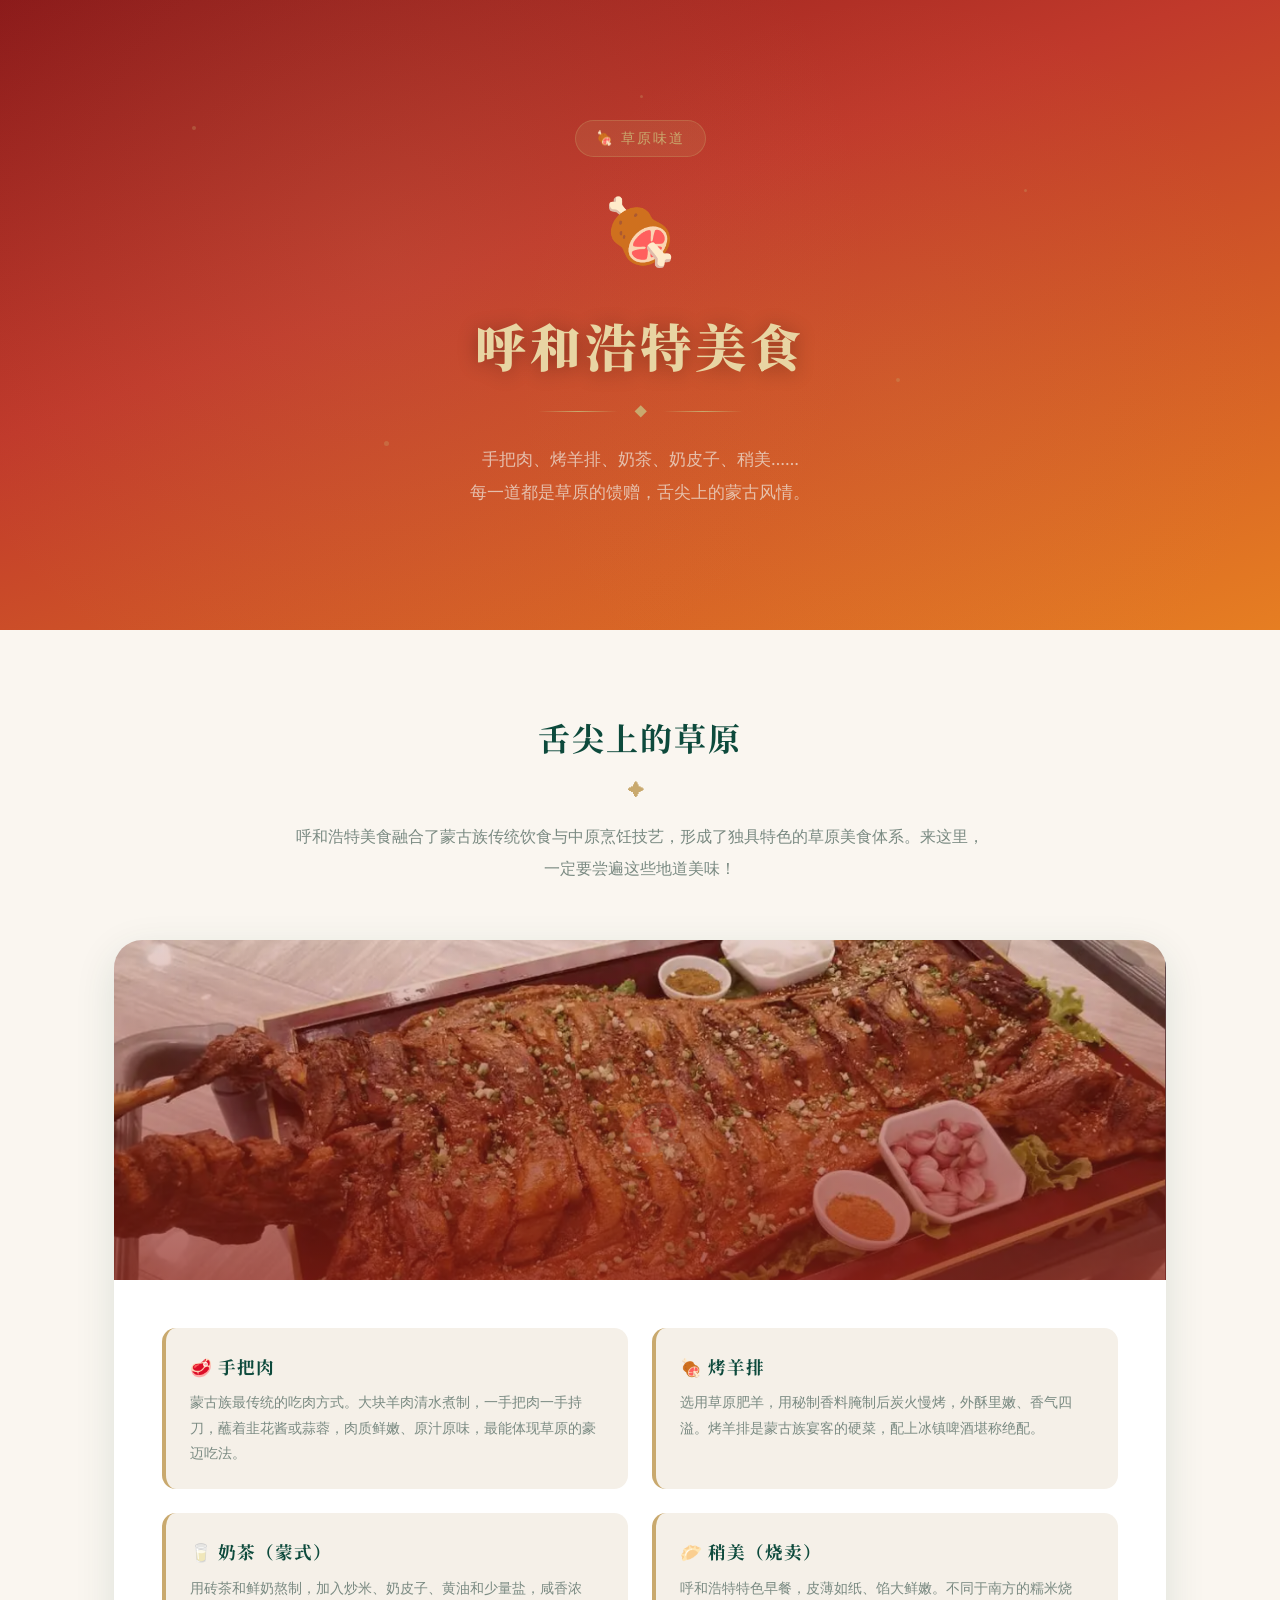
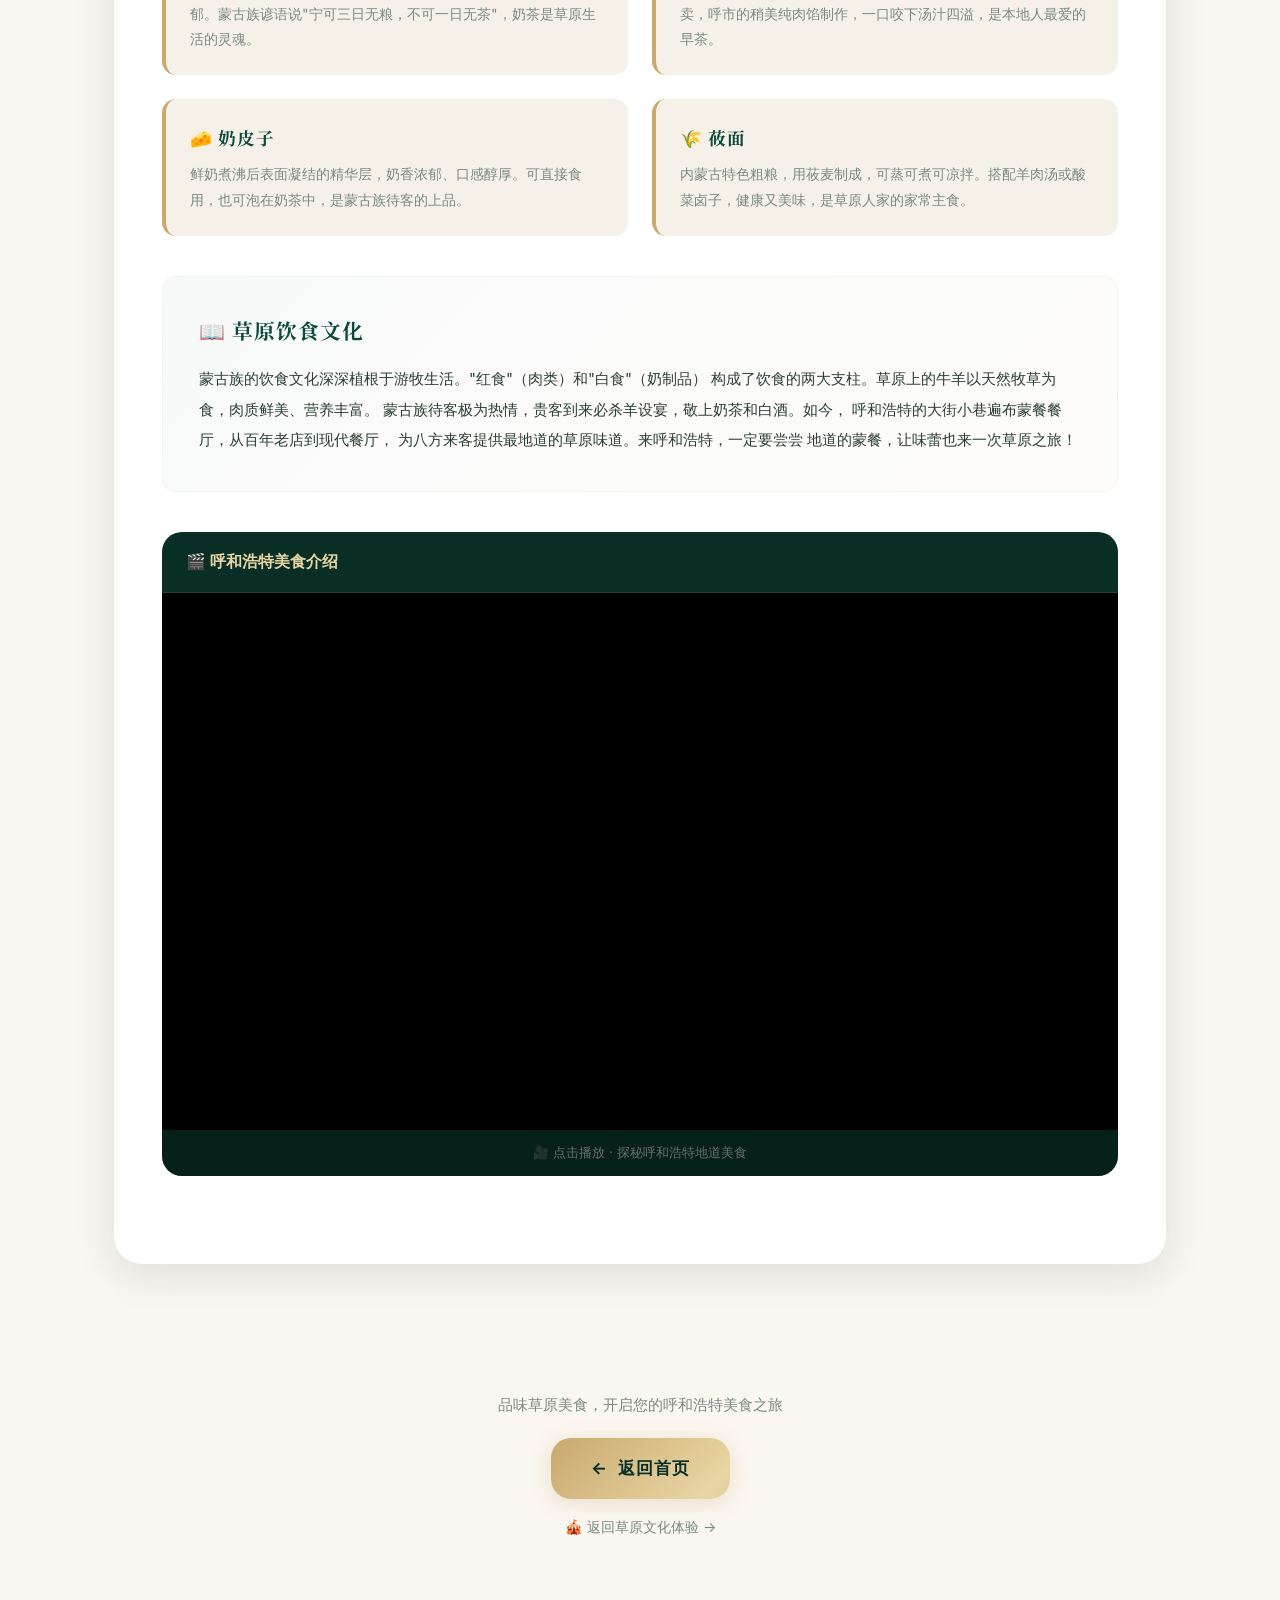
<file: food.html>
<!DOCTYPE html>
<html lang="zh-CN">
<head>
  <meta charset="UTF-8">
  <meta name="viewport" content="width=device-width, initial-scale=1.0">
  <meta name="description" content="呼和浩特美食 — 手把肉、烤羊排、奶茶、稍美，舌尖上的草原">
  <meta name="keywords" content="呼和浩特美食, 手把肉, 奶茶, 稍美, 烤羊排, 蒙餐, 草原美食">
  <meta property="og:title" content="呼和浩特美食 · 草原文化体验">
  <meta property="og:description" content="品尝草原的馈赠——手把肉、烤羊排、奶茶、奶皮子，每一道都是草原的味道">
  <title>呼和浩特美食 · 草原文化体验</title>

  <link rel="preconnect" href="https://fonts.googleapis.com">
  <link rel="preconnect" href="https://fonts.gstatic.com" crossorigin>
  <link href="https://fonts.googleapis.com/css2?family=Inter:wght@300;400;500;600;700&family=Noto+Serif+SC:wght@500;600;700;900&display=swap" rel="stylesheet">
  <link rel="stylesheet" href="css/reset.css">

  <style>
    :root {
      --primary: #0d4a3c; --primary-dark: #082e25; --primary-light: #1a7a62;
      --accent: #c9a96e; --accent-light: #e8d5a3; --accent-dark: #b8914b;
      --gold-gradient: linear-gradient(135deg, #c9a96e, #e8d5a3, #c9a96e);
      --bg-dark: #082e25; --bg-ivory: #faf6f0; --bg-light: #f5f0e8;
      --text-dark: #2c3e35; --text-muted: #7a8a82;
      --shadow-lg: 0 12px 40px rgba(13,74,60,0.12);
      --radius-sm: 8px; --radius-md: 14px; --radius-lg: 20px; --radius-xl: 28px;
      --transition: all 0.35s cubic-bezier(0.4,0,0.2,1);
      --font-heading: 'Noto Serif SC','Georgia','Times New Roman',serif;
      --font-body: 'Inter',-apple-system,'PingFang SC','Microsoft YaHei',sans-serif;
    }
    * { margin: 0; padding: 0; box-sizing: border-box; }
    body { font-family: var(--font-body); color: var(--text-dark); line-height: 1.7; }

    .hero {
      min-height: 70vh; display: flex; align-items: center; justify-content: center;
      background: linear-gradient(160deg, #8b1a1a 0%, #c0392b 40%, #e67e22 100%);
      position: relative; overflow: hidden;
    }
    .hero::before {
      content: ""; position: absolute; inset: 0;
      background-image: radial-gradient(circle at 30% 40%, rgba(201,169,110,0.1) 0%, transparent 50%),
        radial-gradient(circle at 70% 60%, rgba(201,169,110,0.06) 0%, transparent 40%);
      pointer-events: none;
    }
    .hero-particles { position: absolute; inset: 0; overflow: hidden; pointer-events: none; }
    .hero-particles span {
      position: absolute; width: var(--s,4px); height: var(--s,4px);
      background: var(--accent); border-radius: 50%; opacity: 0.3;
      animation: float 8s ease-in-out infinite;
      animation-delay: var(--d,0s); left: var(--x,50%); top: var(--y,50%);
    }
    @keyframes float {
      0%,100% { transform: translateY(0) scale(1); opacity: 0.2; }
      50% { transform: translateY(-30px) scale(1.5); opacity: 0.5; }
    }
    .hero-content {
      position: relative; z-index: 2; text-align: center;
      padding: 40px 24px; max-width: 800px;
      opacity: 0; transform: translateY(30px);
      animation: fadeInUp 0.8s cubic-bezier(0.34,1.56,0.64,1) forwards;
    }
    @keyframes fadeInUp { to { opacity: 1; transform: translateY(0); } }
    .hero-badge {
      display: inline-block; background: rgba(201,169,110,0.15);
      border: 1px solid rgba(201,169,110,0.3); color: var(--accent);
      padding: 6px 20px; border-radius: 20px; font-size: 0.85rem;
      letter-spacing: 2px; margin-bottom: 20px; backdrop-filter: blur(8px);
    }
    .hero-icon {
      font-size: 4rem; margin-bottom: 16px;
      animation: iconBounce 2s ease-in-out infinite;
    }
    @keyframes iconBounce {
      0%,100% { transform: translateY(0); }
      50% { transform: translateY(-10px); }
    }
    .hero h1 {
      font-family: var(--font-heading); font-size: 3.2rem; font-weight: 900;
      color: var(--accent-light); margin-bottom: 12px; letter-spacing: 4px;
      text-shadow: 0 2px 20px rgba(0,0,0,0.3);
    }
    .hero-divider {
      display: flex; align-items: center; justify-content: center; gap: 16px; margin-bottom: 20px;
    }
    .hero-divider .line { width: 80px; height: 1px; background: linear-gradient(90deg, transparent, var(--accent), transparent); }
    .hero-divider .diamond { color: var(--accent); font-size: 0.8rem; }
    .hero p { color: rgba(240,235,227,0.7); font-size: 1.05rem; max-width: 600px; margin: 0 auto; line-height: 2; }

    .container { max-width: 1100px; margin: 0 auto; padding: 0 24px; }
    .main-content { padding: 80px 0; background: var(--bg-ivory); }

    .intro-block { text-align: center; margin-bottom: 56px; }
    .intro-block h2 {
      font-family: var(--font-heading); font-size: 2rem; color: var(--primary);
      margin-bottom: 16px; letter-spacing: 2px;
    }
    .intro-block h2::after {
      content: "✦"; display: block; font-size: 1rem; color: var(--accent); margin-top: 12px; letter-spacing: 8px;
    }
    .intro-block p { color: var(--text-muted); max-width: 700px; margin: 0 auto; font-size: 1rem; line-height: 2; }

    .detail-card {
      background: white; border-radius: var(--radius-xl); overflow: hidden;
      box-shadow: var(--shadow-lg); transition: var(--transition);
    }
    .detail-card:hover { transform: translateY(-4px); box-shadow: 0 25px 60px rgba(13,74,60,0.15); }
    .detail-card .banner {
      height: 340px; position: relative; overflow: hidden;
    }
    .detail-card .banner img {
      width: 100%; height: 100%; object-fit: cover;
    }
    .detail-card .banner .overlay {
      position: absolute; inset: 0;
      background: linear-gradient(to bottom, rgba(140,30,20,0.2), rgba(140,30,20,0.7));
    }
    .detail-card .banner .big-icon {
      position: absolute; top: 50%; left: 50%; transform: translate(-50%,-50%);
      font-size: 6rem; opacity: 0.15;
    }
    .image-grid {
      display: grid; grid-template-columns: repeat(3, 1fr); gap: 16px; margin-bottom: 40px;
    }
    .image-grid img {
      width: 100%; height: 180px; object-fit: cover; border-radius: var(--radius-md);
      transition: var(--transition); box-shadow: var(--shadow-lg);
    }
    .image-grid img:hover { transform: translateY(-6px); box-shadow: 0 20px 40px rgba(13,74,60,0.15); }
    .detail-body { padding: 48px; }

    .food-grid {
      display: grid; grid-template-columns: 1fr 1fr; gap: 24px; margin-bottom: 40px;
    }
    .food-item {
      background: var(--bg-light); padding: 24px; border-radius: var(--radius-md);
      border-left: 4px solid var(--accent); transition: var(--transition);
    }
    .food-item:hover { transform: translateX(4px); box-shadow: var(--shadow-lg); }
    .food-item h3 {
      font-family: var(--font-heading); color: var(--primary); font-size: 1.1rem;
      margin-bottom: 8px; letter-spacing: 1px;
    }
    .food-item p { color: var(--text-muted); font-size: 0.88rem; line-height: 1.8; }

    .desc-section {
      padding: 36px; background: linear-gradient(135deg, rgba(13,74,60,0.03), rgba(201,169,110,0.03));
      border-radius: var(--radius-md); border: 1px solid rgba(201,169,110,0.1); margin-bottom: 40px;
    }
    .desc-section h3 {
      font-family: var(--font-heading); color: var(--primary); font-size: 1.3rem;
      margin-bottom: 16px; letter-spacing: 1px;
    }
    .desc-section p { color: var(--text-dark); line-height: 2; font-size: 0.95rem; }

    .video-box {
      background: var(--bg-dark); border-radius: var(--radius-lg); overflow: hidden; margin-bottom: 40px;
    }
    .video-box .video-header {
      padding: 16px 24px; border-bottom: 1px solid rgba(255,255,255,0.1);
      display: flex; justify-content: space-between; align-items: center;
    }
    .video-box .video-header span { color: var(--accent-light); font-weight: 600; }
    .video-box .video-wrapper {
      position: relative; padding-bottom: 56.25%; height: 0; background: #000;
    }
    .video-box .video-wrapper iframe {
      position: absolute; top: 0; left: 0; width: 100%; height: 100%; border: none;
    }
    .video-box .video-footer {
      padding: 12px 24px; background: rgba(0,0,0,0.3); text-align: center;
    }
    .video-box .video-footer p { color: rgba(240,235,227,0.4); font-size: 0.8rem; }

    .back-section { text-align: center; padding: 48px 0 80px; background: var(--bg-ivory); }
    .back-btn {
      display: inline-flex; align-items: center; gap: 10px;
      padding: 16px 40px; background: var(--gold-gradient); background-size: 200% 100%;
      color: var(--bg-dark); border: none; border-radius: var(--radius-lg);
      font-size: 1.05rem; font-weight: 700; cursor: pointer;
      transition: var(--transition); letter-spacing: 1px; text-decoration: none;
      box-shadow: 0 4px 20px rgba(201,169,110,0.3);
    }
    .back-btn:hover {
      background-position: right center; transform: translateY(-3px);
      box-shadow: 0 8px 30px rgba(201,169,110,0.5);
    }
    .back-link {
      display: inline-block; margin-top: 16px; color: var(--text-muted);
      font-size: 0.88rem; text-decoration: none; transition: var(--transition);
    }
    .back-link:hover { color: var(--accent-dark); }

    @media (max-width: 768px) {
      .hero h1 { font-size: 2rem; }
      .hero-icon { font-size: 3rem; }
      .food-grid { grid-template-columns: 1fr; }
      .detail-body { padding: 28px 20px; }
      .detail-card .banner { height: 220px; }
    }
  </style>
</head>
<body>

  <section class="hero">
    <div class="hero-particles">
      <span style="--x:15%;--y:20%;--d:0s;"></span>
      <span style="--x:80%;--y:30%;--d:0.8s;--s:3px;"></span>
      <span style="--x:30%;--y:70%;--d:1.6s;--s:5px;"></span>
      <span style="--x:70%;--y:60%;--d:0.4s;"></span>
      <span style="--x:50%;--y:15%;--d:2s;--s:3px;"></span>
    </div>
    <div class="hero-content">
      <div class="hero-badge">🍖 草原味道</div>
      <div class="hero-icon">🍖</div>
      <h1>呼和浩特美食</h1>
      <div class="hero-divider"><span class="line"></span><span class="diamond">◆</span><span class="line"></span></div>
      <p>手把肉、烤羊排、奶茶、奶皮子、稍美……<br>每一道都是草原的馈赠，舌尖上的蒙古风情。</p>
    </div>
  </section>

  <section class="main-content">
    <div class="container">

      <div class="intro-block">
        <h2>舌尖上的草原</h2>
        <p>呼和浩特美食融合了蒙古族传统饮食与中原烹饪技艺，形成了独具特色的草原美食体系。来这里，一定要尝遍这些地道美味！</p>
      </div>

      <div class="detail-card">
        <div class="banner">
          <img src="images/food.png" alt="呼和浩特美食">
          <div class="overlay"></div>
          <div class="big-icon">🍖</div>
        </div>
        <div class="detail-body">
          <!-- 美食网格 -->
          <div class="food-grid">
            <div class="food-item">
              <h3>🥩 手把肉</h3>
              <p>蒙古族最传统的吃肉方式。大块羊肉清水煮制，一手把肉一手持刀，蘸着韭花酱或蒜蓉，肉质鲜嫩、原汁原味，最能体现草原的豪迈吃法。</p>
            </div>
            <div class="food-item">
              <h3>🍖 烤羊排</h3>
              <p>选用草原肥羊，用秘制香料腌制后炭火慢烤，外酥里嫩、香气四溢。烤羊排是蒙古族宴客的硬菜，配上冰镇啤酒堪称绝配。</p>
            </div>
            <div class="food-item">
              <h3>🥛 奶茶（蒙式）</h3>
              <p>用砖茶和鲜奶熬制，加入炒米、奶皮子、黄油和少量盐，咸香浓郁。蒙古族谚语说"宁可三日无粮，不可一日无茶"，奶茶是草原生活的灵魂。</p>
            </div>
            <div class="food-item">
              <h3>🥟 稍美（烧卖）</h3>
              <p>呼和浩特特色早餐，皮薄如纸、馅大鲜嫩。不同于南方的糯米烧卖，呼市的稍美纯肉馅制作，一口咬下汤汁四溢，是本地人最爱的早茶。</p>
            </div>
            <div class="food-item">
              <h3>🧀 奶皮子</h3>
              <p>鲜奶煮沸后表面凝结的精华层，奶香浓郁、口感醇厚。可直接食用，也可泡在奶茶中，是蒙古族待客的上品。</p>
            </div>
            <div class="food-item">
              <h3>🌾 莜面</h3>
              <p>内蒙古特色粗粮，用莜麦制成，可蒸可煮可凉拌。搭配羊肉汤或酸菜卤子，健康又美味，是草原人家的家常主食。</p>
            </div>
          </div>

          <div class="desc-section">
            <h3>📖 草原饮食文化</h3>
            <p>
              蒙古族的饮食文化深深植根于游牧生活。"红食"（肉类）和"白食"（奶制品）
              构成了饮食的两大支柱。草原上的牛羊以天然牧草为食，肉质鲜美、营养丰富。
              蒙古族待客极为热情，贵客到来必杀羊设宴，敬上奶茶和白酒。如今，
              呼和浩特的大街小巷遍布蒙餐餐厅，从百年老店到现代餐厅，
              为八方来客提供最地道的草原味道。来呼和浩特，一定要尝尝
              地道的蒙餐，让味蕾也来一次草原之旅！
            </p>
          </div>

          <div class="video-box">
            <div class="video-header">
              <span>🎬 呼和浩特美食介绍</span>
            </div>
            <div class="video-wrapper">
              <iframe
                src="https://player.bilibili.com/player.html?isOutside=true&aid=116504091820799&bvid=BV151RLBgEXm&cid=38034866363&p=1&autoplay=0"
                allowfullscreen
                referrerpolicy="no-referrer-when-downgrade"
                title="呼和浩特美食介绍"
                allow="accelerometer; clipboard-write; encrypted-media; gyroscope; picture-in-picture"
              ></iframe>
            </div>
            <div class="video-footer">
              <p>🎥 点击播放 · 探秘呼和浩特地道美食</p>
            </div>
          </div>

        </div>
      </div>
    </div>
  </section>

  <section class="back-section">
    <div class="container">
      <p style="color:var(--text-muted);margin-bottom:20px;font-size:0.95rem;">
        品味草原美食，开启您的呼和浩特美食之旅
      </p>
      <a href="index.html" class="back-btn"><span>←</span> 返回首页</a>
      <br>
      <a href="index.html#culture" class="back-link">🎪 返回草原文化体验 →</a>
    </div>
  </section>

  <script>
    document.addEventListener('DOMContentLoaded', () => {
      const cards = document.querySelectorAll('.detail-card');
      if (cards.length && 'IntersectionObserver' in window) {
        const observer = new IntersectionObserver((entries) => {
          entries.forEach(entry => {
            if (entry.isIntersecting) {
              entry.target.style.opacity = '1';
              entry.target.style.transform = 'translateY(0)';
              observer.unobserve(entry.target);
            }
          });
        }, { threshold: 0.1 });
        cards.forEach(card => {
          card.style.opacity = '0';
          card.style.transform = 'translateY(40px)';
          card.style.transition = 'all 0.6s cubic-bezier(0.34,1.56,0.64,1)';
          observer.observe(card);
        });
      }
    });
  </script>
</body>
</html>
</file>
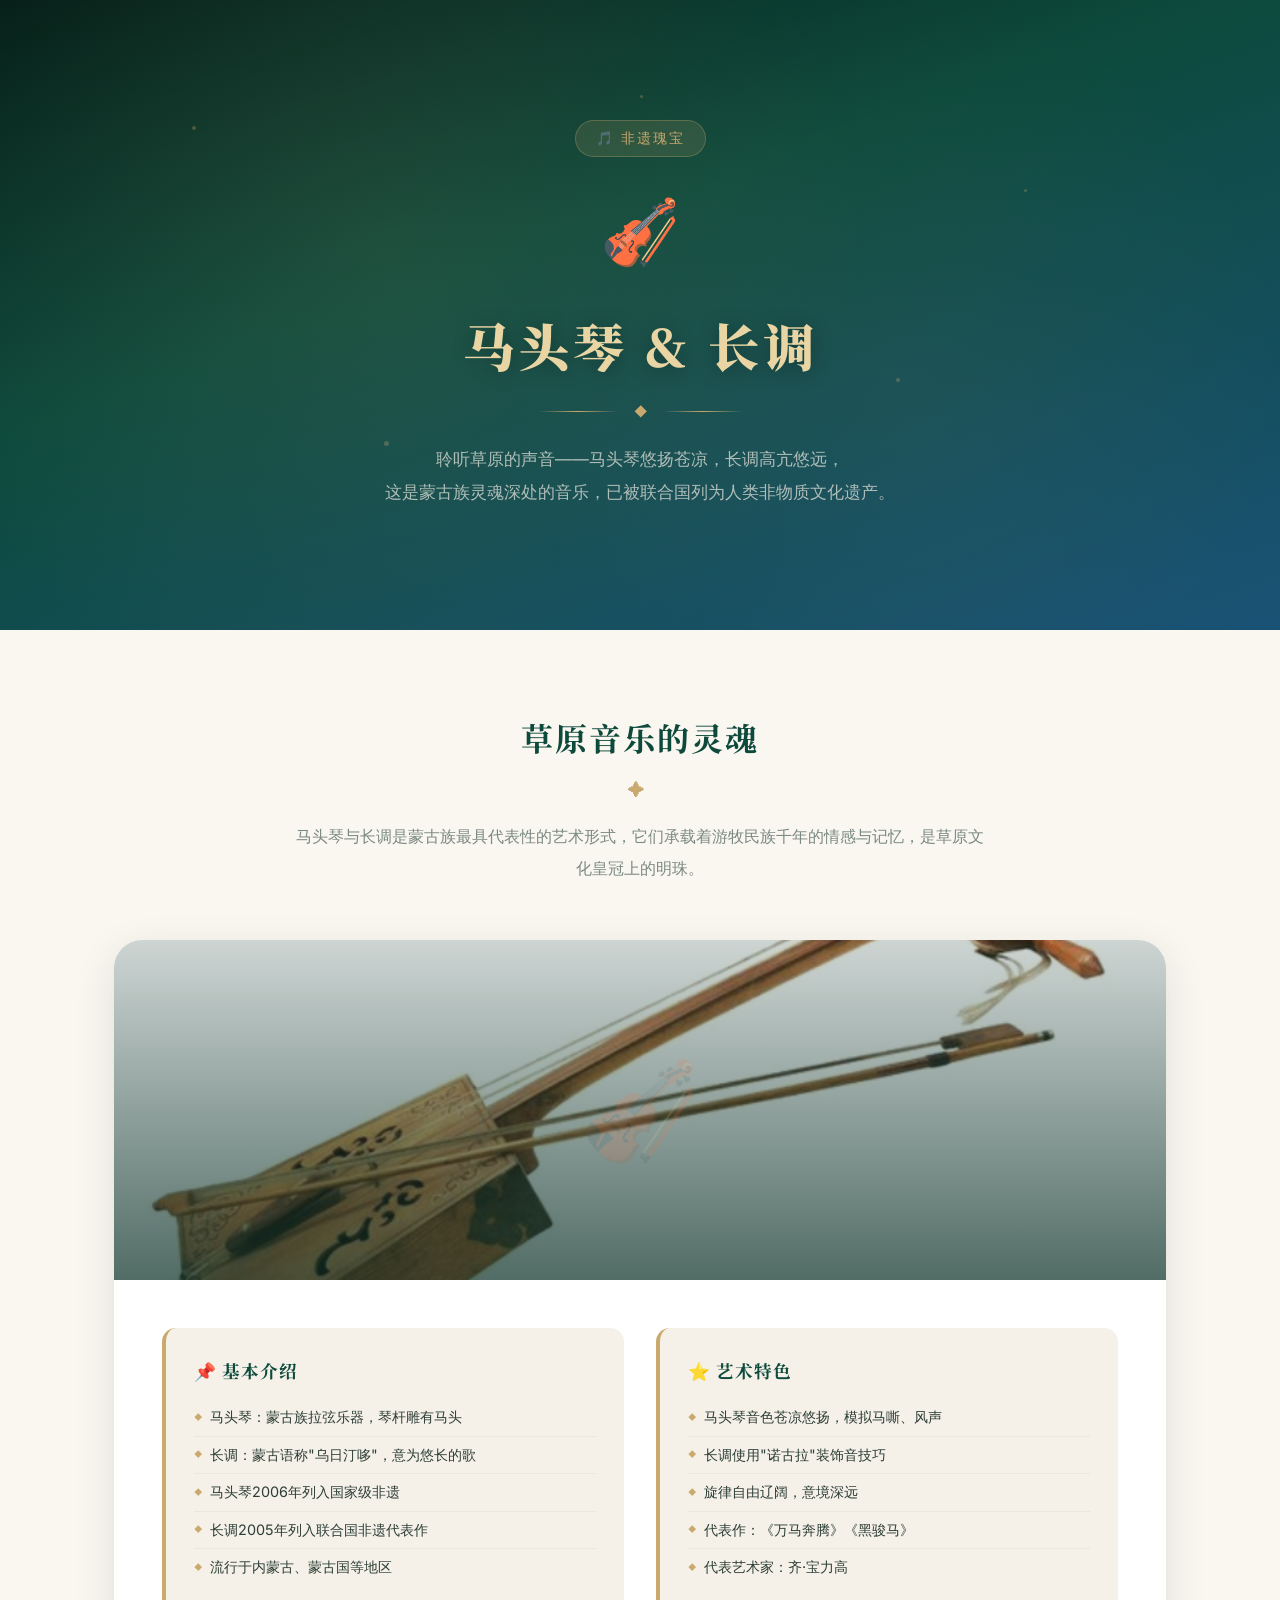
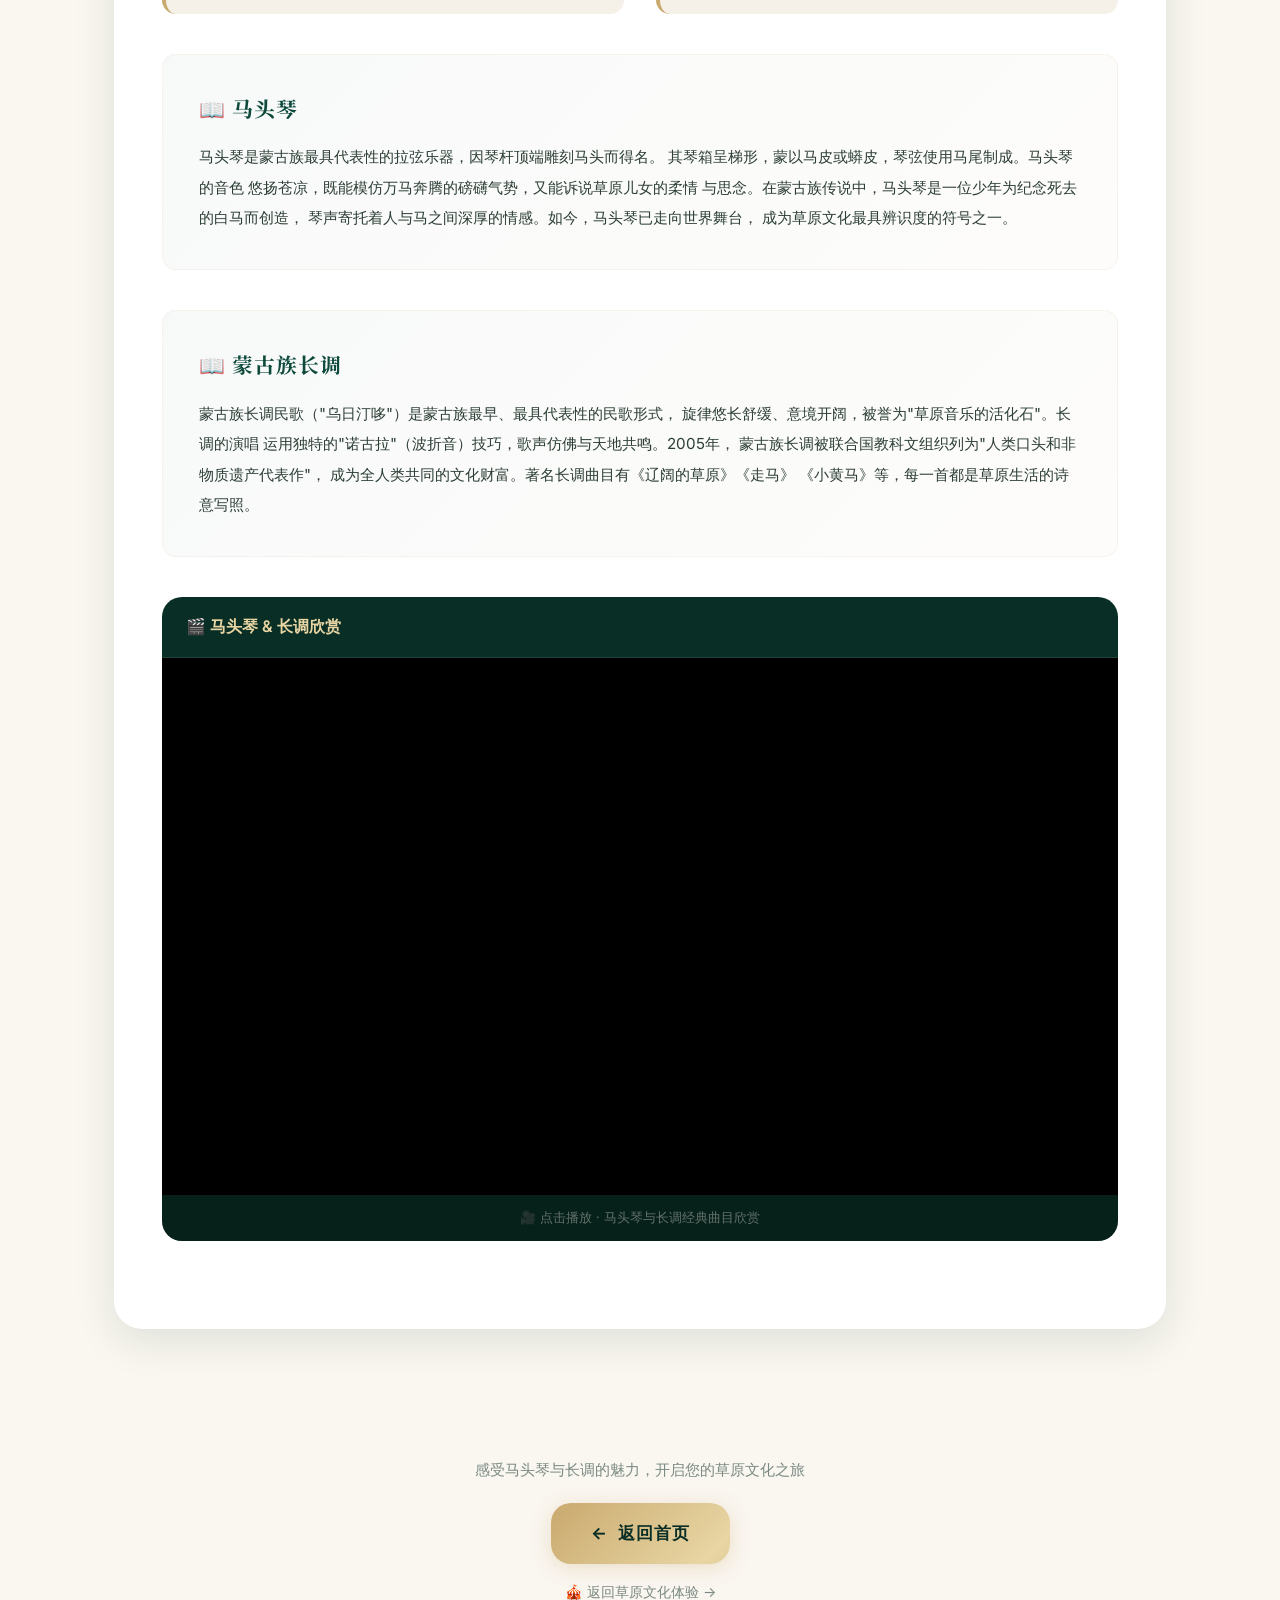
<file: morin-khuur.html>
<!DOCTYPE html>
<html lang="zh-CN">
<head>
  <meta charset="UTF-8">
  <meta name="viewport" content="width=device-width, initial-scale=1.0">
  <meta name="description" content="马头琴与长调 — 蒙古族最具代表性的音乐文化，了解马头琴的历史与长调的魅力">
  <meta name="keywords" content="马头琴, 长调, 蒙古族音乐, 非遗, 呼和浩特, 草原文化">
  <meta property="og:title" content="马头琴 & 长调 · 草原文化体验">
  <meta property="og:description" content="走进蒙古族音乐世界，聆听马头琴的悠扬与长调的高亢">
  <title>马头琴 & 长调 · 草原文化体验</title>

  <link rel="preconnect" href="https://fonts.googleapis.com">
  <link rel="preconnect" href="https://fonts.gstatic.com" crossorigin>
  <link href="https://fonts.googleapis.com/css2?family=Inter:wght@300;400;500;600;700&family=Noto+Serif+SC:wght@500;600;700;900&display=swap" rel="stylesheet">
  <link rel="stylesheet" href="css/reset.css">

  <style>
    :root {
      --primary: #0d4a3c; --primary-dark: #082e25; --primary-light: #1a7a62;
      --accent: #c9a96e; --accent-light: #e8d5a3; --accent-dark: #b8914b;
      --gold-gradient: linear-gradient(135deg, #c9a96e, #e8d5a3, #c9a96e);
      --bg-dark: #082e25; --bg-ivory: #faf6f0; --bg-light: #f5f0e8;
      --text-dark: #2c3e35; --text-muted: #7a8a82; --text-light: #f0ebe3;
      --shadow-lg: 0 12px 40px rgba(13,74,60,0.12);
      --radius-sm: 8px; --radius-md: 14px; --radius-lg: 20px; --radius-xl: 28px;
      --transition: all 0.35s cubic-bezier(0.4,0,0.2,1);
      --font-heading: 'Noto Serif SC','Georgia','Times New Roman',serif;
      --font-body: 'Inter',-apple-system,'PingFang SC','Microsoft YaHei',sans-serif;
    }
    * { margin: 0; padding: 0; box-sizing: border-box; }
    body { font-family: var(--font-body); color: var(--text-dark); line-height: 1.7; }

    .hero {
      min-height: 70vh; display: flex; align-items: center; justify-content: center;
      background: linear-gradient(160deg, #051f18 0%, #0d4a3c 40%, #1a5276 100%);
      position: relative; overflow: hidden;
    }
    .hero::before {
      content: ""; position: absolute; inset: 0;
      background-image: radial-gradient(circle at 30% 40%, rgba(201,169,110,0.1) 0%, transparent 50%),
        radial-gradient(circle at 70% 60%, rgba(201,169,110,0.06) 0%, transparent 40%);
      pointer-events: none;
    }
    .hero-particles { position: absolute; inset: 0; overflow: hidden; pointer-events: none; }
    .hero-particles span {
      position: absolute; width: var(--s,4px); height: var(--s,4px);
      background: var(--accent); border-radius: 50%; opacity: 0.3;
      animation: float 8s ease-in-out infinite;
      animation-delay: var(--d,0s); left: var(--x,50%); top: var(--y,50%);
    }
    @keyframes float {
      0%,100% { transform: translateY(0) scale(1); opacity: 0.2; }
      50% { transform: translateY(-30px) scale(1.5); opacity: 0.5; }
    }
    .hero-content {
      position: relative; z-index: 2; text-align: center;
      padding: 40px 24px; max-width: 800px;
      opacity: 0; transform: translateY(30px);
      animation: fadeInUp 0.8s cubic-bezier(0.34,1.56,0.64,1) forwards;
    }
    @keyframes fadeInUp {
      to { opacity: 1; transform: translateY(0); }
    }
    .hero-badge {
      display: inline-block; background: rgba(201,169,110,0.15);
      border: 1px solid rgba(201,169,110,0.3); color: var(--accent);
      padding: 6px 20px; border-radius: 20px; font-size: 0.85rem;
      letter-spacing: 2px; margin-bottom: 20px; backdrop-filter: blur(8px);
    }
    .hero-icon {
      font-size: 4rem; margin-bottom: 16px;
      animation: iconBounce 2s ease-in-out infinite;
    }
    @keyframes iconBounce {
      0%,100% { transform: translateY(0); }
      50% { transform: translateY(-10px); }
    }
    .hero h1 {
      font-family: var(--font-heading); font-size: 3.2rem; font-weight: 900;
      color: var(--accent-light); margin-bottom: 12px; letter-spacing: 4px;
      text-shadow: 0 2px 20px rgba(0,0,0,0.3);
    }
    .hero-divider {
      display: flex; align-items: center; justify-content: center; gap: 16px; margin-bottom: 20px;
    }
    .hero-divider .line { width: 80px; height: 1px; background: linear-gradient(90deg, transparent, var(--accent), transparent); }
    .hero-divider .diamond { color: var(--accent); font-size: 0.8rem; }
    .hero p { color: rgba(240,235,227,0.7); font-size: 1.05rem; max-width: 600px; margin: 0 auto; line-height: 2; }

    .container { max-width: 1100px; margin: 0 auto; padding: 0 24px; }

    .main-content { padding: 80px 0; background: var(--bg-ivory); }

    .intro-block {
      text-align: center; margin-bottom: 56px;
    }
    .intro-block h2 {
      font-family: var(--font-heading); font-size: 2rem; color: var(--primary);
      margin-bottom: 16px; letter-spacing: 2px;
    }
    .intro-block h2::after {
      content: "✦"; display: block; font-size: 1rem; color: var(--accent); margin-top: 12px; letter-spacing: 8px;
    }
    .intro-block p { color: var(--text-muted); max-width: 700px; margin: 0 auto; font-size: 1rem; line-height: 2; }

    .detail-card {
      background: white; border-radius: var(--radius-xl); overflow: hidden;
      box-shadow: var(--shadow-lg); transition: var(--transition);
    }
    .detail-card:hover { transform: translateY(-4px); box-shadow: 0 25px 60px rgba(13,74,60,0.15); }
    .detail-card .banner {
      height: 340px; position: relative; overflow: hidden;
    }
    .detail-card .banner img {
      width: 100%; height: 100%; object-fit: cover;
    }
    .detail-card .banner .overlay {
      position: absolute; inset: 0;
      background: linear-gradient(to bottom, rgba(8,46,37,0.2), rgba(8,46,37,0.7));
    }
    .detail-card .banner .big-icon {
      position: absolute; top: 50%; left: 50%; transform: translate(-50%,-50%);
      font-size: 6rem; opacity: 0.15;
    }
    .image-grid {
      display: grid; grid-template-columns: repeat(3, 1fr); gap: 16px; margin-bottom: 40px;
    }
    .image-grid img {
      width: 100%; height: 180px; object-fit: cover; border-radius: var(--radius-md);
      transition: var(--transition); box-shadow: var(--shadow-lg);
    }
    .image-grid img:hover { transform: translateY(-6px); box-shadow: 0 20px 40px rgba(13,74,60,0.15); }
    .detail-body { padding: 48px; }

    .info-grid {
      display: grid; grid-template-columns: 1fr 1fr; gap: 32px; margin-bottom: 40px;
    }
    .info-box {
      background: var(--bg-light); padding: 28px; border-radius: var(--radius-md);
      border-left: 4px solid var(--accent);
    }
    .info-box h3 {
      font-family: var(--font-heading); color: var(--primary); font-size: 1.1rem;
      margin-bottom: 14px; letter-spacing: 1px;
    }
    .info-box ul { list-style: none; padding: 0; }
    .info-box ul li {
      padding: 6px 0; color: var(--text-dark); font-size: 0.9rem;
      border-bottom: 1px solid rgba(13,74,60,0.05);
      display: flex; align-items: center; gap: 8px;
    }
    .info-box ul li:last-child { border-bottom: none; }
    .info-box ul li::before { content: "◆"; color: var(--accent); font-size: 0.5rem; }

    .desc-section {
      padding: 36px; background: linear-gradient(135deg, rgba(13,74,60,0.03), rgba(201,169,110,0.03));
      border-radius: var(--radius-md); border: 1px solid rgba(201,169,110,0.1); margin-bottom: 40px;
    }
    .desc-section h3 {
      font-family: var(--font-heading); color: var(--primary); font-size: 1.3rem;
      margin-bottom: 16px; letter-spacing: 1px;
    }
    .desc-section p { color: var(--text-dark); line-height: 2; font-size: 0.95rem; }

    .video-box {
      background: var(--bg-dark); border-radius: var(--radius-lg); overflow: hidden; margin-bottom: 40px;
    }
    .video-box .video-header {
      padding: 16px 24px; border-bottom: 1px solid rgba(255,255,255,0.1);
      display: flex; justify-content: space-between; align-items: center;
    }
    .video-box .video-header span { color: var(--accent-light); font-weight: 600; }
    .video-box .video-wrapper {
      position: relative; padding-bottom: 56.25%; height: 0; background: #000;
    }
    .video-box .video-wrapper iframe {
      position: absolute; top: 0; left: 0; width: 100%; height: 100%; border: none;
    }
    .video-box .video-footer {
      padding: 12px 24px; background: rgba(0,0,0,0.3); text-align: center;
    }
    .video-box .video-footer p { color: rgba(240,235,227,0.4); font-size: 0.8rem; }

    .back-section { text-align: center; padding: 48px 0 80px; background: var(--bg-ivory); }
    .back-btn {
      display: inline-flex; align-items: center; gap: 10px;
      padding: 16px 40px; background: var(--gold-gradient); background-size: 200% 100%;
      color: var(--bg-dark); border: none; border-radius: var(--radius-lg);
      font-size: 1.05rem; font-weight: 700; cursor: pointer;
      transition: var(--transition); letter-spacing: 1px; text-decoration: none;
      box-shadow: 0 4px 20px rgba(201,169,110,0.3);
    }
    .back-btn:hover {
      background-position: right center; transform: translateY(-3px);
      box-shadow: 0 8px 30px rgba(201,169,110,0.5);
    }
    .back-link {
      display: inline-block; margin-top: 16px; color: var(--text-muted);
      font-size: 0.88rem; text-decoration: none; transition: var(--transition);
    }
    .back-link:hover { color: var(--accent-dark); }

    @media (max-width: 768px) {
      .hero h1 { font-size: 2rem; }
      .hero-icon { font-size: 3rem; }
      .info-grid { grid-template-columns: 1fr; }
      .detail-body { padding: 28px 20px; }
      .detail-card .banner { height: 220px; }
    }
  </style>
</head>
<body>

  <section class="hero">
    <div class="hero-particles">
      <span style="--x:15%;--y:20%;--d:0s;"></span>
      <span style="--x:80%;--y:30%;--d:0.8s;--s:3px;"></span>
      <span style="--x:30%;--y:70%;--d:1.6s;--s:5px;"></span>
      <span style="--x:70%;--y:60%;--d:0.4s;"></span>
      <span style="--x:50%;--y:15%;--d:2s;--s:3px;"></span>
    </div>
    <div class="hero-content">
      <div class="hero-badge">🎵 非遗瑰宝</div>
      <div class="hero-icon">🎻</div>
      <h1>马头琴 &amp; 长调</h1>
      <div class="hero-divider"><span class="line"></span><span class="diamond">◆</span><span class="line"></span></div>
      <p>聆听草原的声音——马头琴悠扬苍凉，长调高亢悠远，<br>这是蒙古族灵魂深处的音乐，已被联合国列为人类非物质文化遗产。</p>
    </div>
  </section>

  <section class="main-content">
    <div class="container">

      <div class="intro-block">
        <h2>草原音乐的灵魂</h2>
        <p>马头琴与长调是蒙古族最具代表性的艺术形式，它们承载着游牧民族千年的情感与记忆，是草原文化皇冠上的明珠。</p>
      </div>

      <div class="detail-card">
        <div class="banner">
          <img src="images/Morin-khuur.png" alt="马头琴">
          <div class="overlay"></div>
          <div class="big-icon">🎻</div>
        </div>
        <div class="detail-body">
          <!-- 基本信息 -->
          <div class="info-grid">
            <div class="info-box">
              <h3>📌 基本介绍</h3>
              <ul>
                <li>马头琴：蒙古族拉弦乐器，琴杆雕有马头</li>
                <li>长调：蒙古语称"乌日汀哆"，意为悠长的歌</li>
                <li>马头琴2006年列入国家级非遗</li>
                <li>长调2005年列入联合国非遗代表作</li>
                <li>流行于内蒙古、蒙古国等地区</li>
              </ul>
            </div>
            <div class="info-box">
              <h3>⭐ 艺术特色</h3>
              <ul>
                <li>马头琴音色苍凉悠扬，模拟马嘶、风声</li>
                <li>长调使用"诺古拉"装饰音技巧</li>
                <li>旋律自由辽阔，意境深远</li>
                <li>代表作：《万马奔腾》《黑骏马》</li>
                <li>代表艺术家：齐·宝力高</li>
              </ul>
            </div>
          </div>

          <!-- 详细介绍 -->
          <div class="desc-section">
            <h3>📖 马头琴</h3>
            <p>
              马头琴是蒙古族最具代表性的拉弦乐器，因琴杆顶端雕刻马头而得名。
              其琴箱呈梯形，蒙以马皮或蟒皮，琴弦使用马尾制成。马头琴的音色
              悠扬苍凉，既能模仿万马奔腾的磅礴气势，又能诉说草原儿女的柔情
              与思念。在蒙古族传说中，马头琴是一位少年为纪念死去的白马而创造，
              琴声寄托着人与马之间深厚的情感。如今，马头琴已走向世界舞台，
              成为草原文化最具辨识度的符号之一。
            </p>
          </div>

          <div class="desc-section">
            <h3>📖 蒙古族长调</h3>
            <p>
              蒙古族长调民歌（"乌日汀哆"）是蒙古族最早、最具代表性的民歌形式，
              旋律悠长舒缓、意境开阔，被誉为"草原音乐的活化石"。长调的演唱
              运用独特的"诺古拉"（波折音）技巧，歌声仿佛与天地共鸣。2005年，
              蒙古族长调被联合国教科文组织列为"人类口头和非物质遗产代表作"，
              成为全人类共同的文化财富。著名长调曲目有《辽阔的草原》《走马》
              《小黄马》等，每一首都是草原生活的诗意写照。
            </p>
          </div>

          <!-- 视频 -->
          <div class="video-box">
            <div class="video-header">
              <span>🎬 马头琴 &amp; 长调欣赏</span>
            </div>
            <div class="video-wrapper">
              <iframe
                src="https://player.bilibili.com/player.html?isOutside=true&aid=383283050&bvid=BV1mZ4y1y7jc&cid=577863937&p=1&autoplay=0"
                allowfullscreen
                referrerpolicy="no-referrer-when-downgrade"
                title="马头琴 & 长调介绍"
                allow="accelerometer; clipboard-write; encrypted-media; gyroscope; picture-in-picture"
              ></iframe>
            </div>
            <div class="video-footer">
              <p>🎥 点击播放 · 马头琴与长调经典曲目欣赏</p>
            </div>
          </div>

        </div>
      </div>
    </div>
  </section>

  <section class="back-section">
    <div class="container">
      <p style="color:var(--text-muted);margin-bottom:20px;font-size:0.95rem;">
        感受马头琴与长调的魅力，开启您的草原文化之旅
      </p>
      <a href="index.html" class="back-btn"><span>←</span> 返回首页</a>
      <br>
      <a href="index.html#culture" class="back-link">🎪 返回草原文化体验 →</a>
    </div>
  </section>

  <script>
    document.addEventListener('DOMContentLoaded', () => {
      const cards = document.querySelectorAll('.detail-card');
      if (cards.length && 'IntersectionObserver' in window) {
        const observer = new IntersectionObserver((entries) => {
          entries.forEach(entry => {
            if (entry.isIntersecting) {
              entry.target.style.opacity = '1';
              entry.target.style.transform = 'translateY(0)';
              observer.unobserve(entry.target);
            }
          });
        }, { threshold: 0.1 });
        cards.forEach(card => {
          card.style.opacity = '0';
          card.style.transform = 'translateY(40px)';
          card.style.transition = 'all 0.6s cubic-bezier(0.34,1.56,0.64,1)';
          observer.observe(card);
        });
      }
    });
  </script>
</body>
</html>
</file>
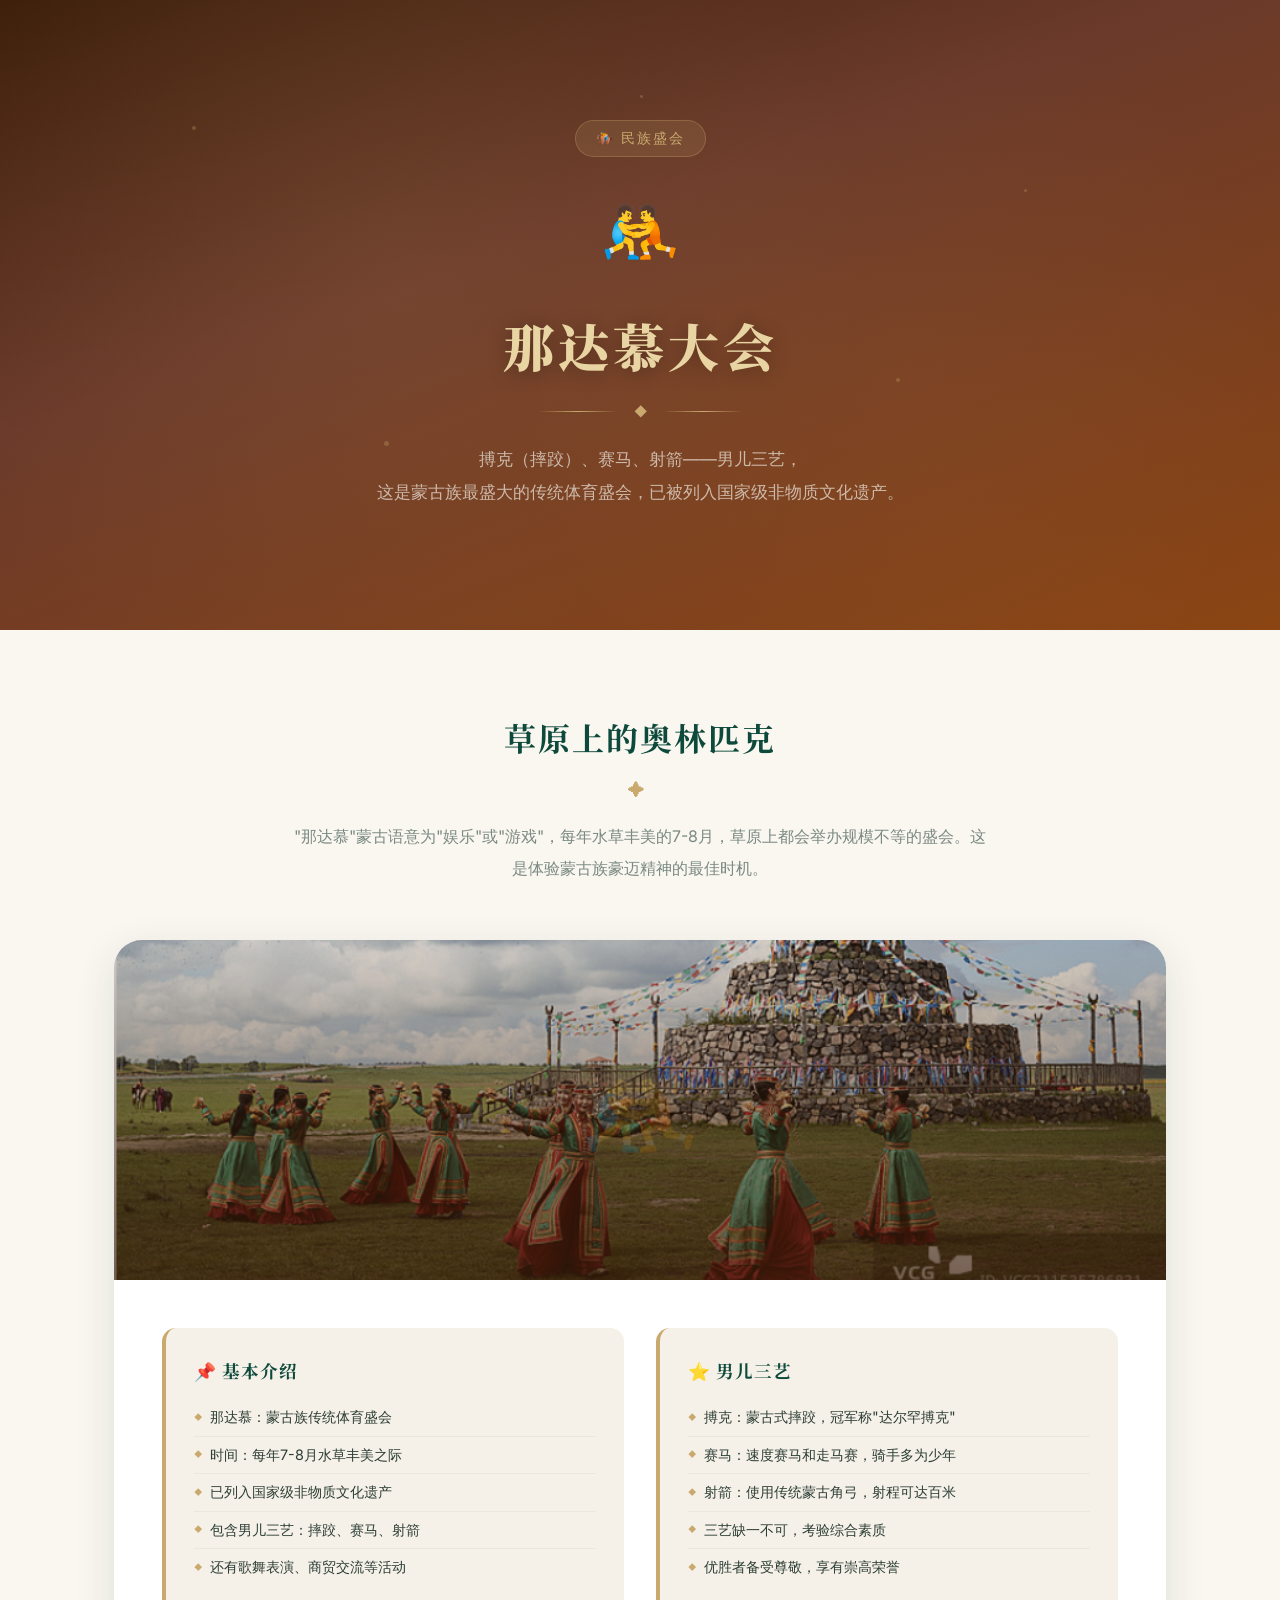
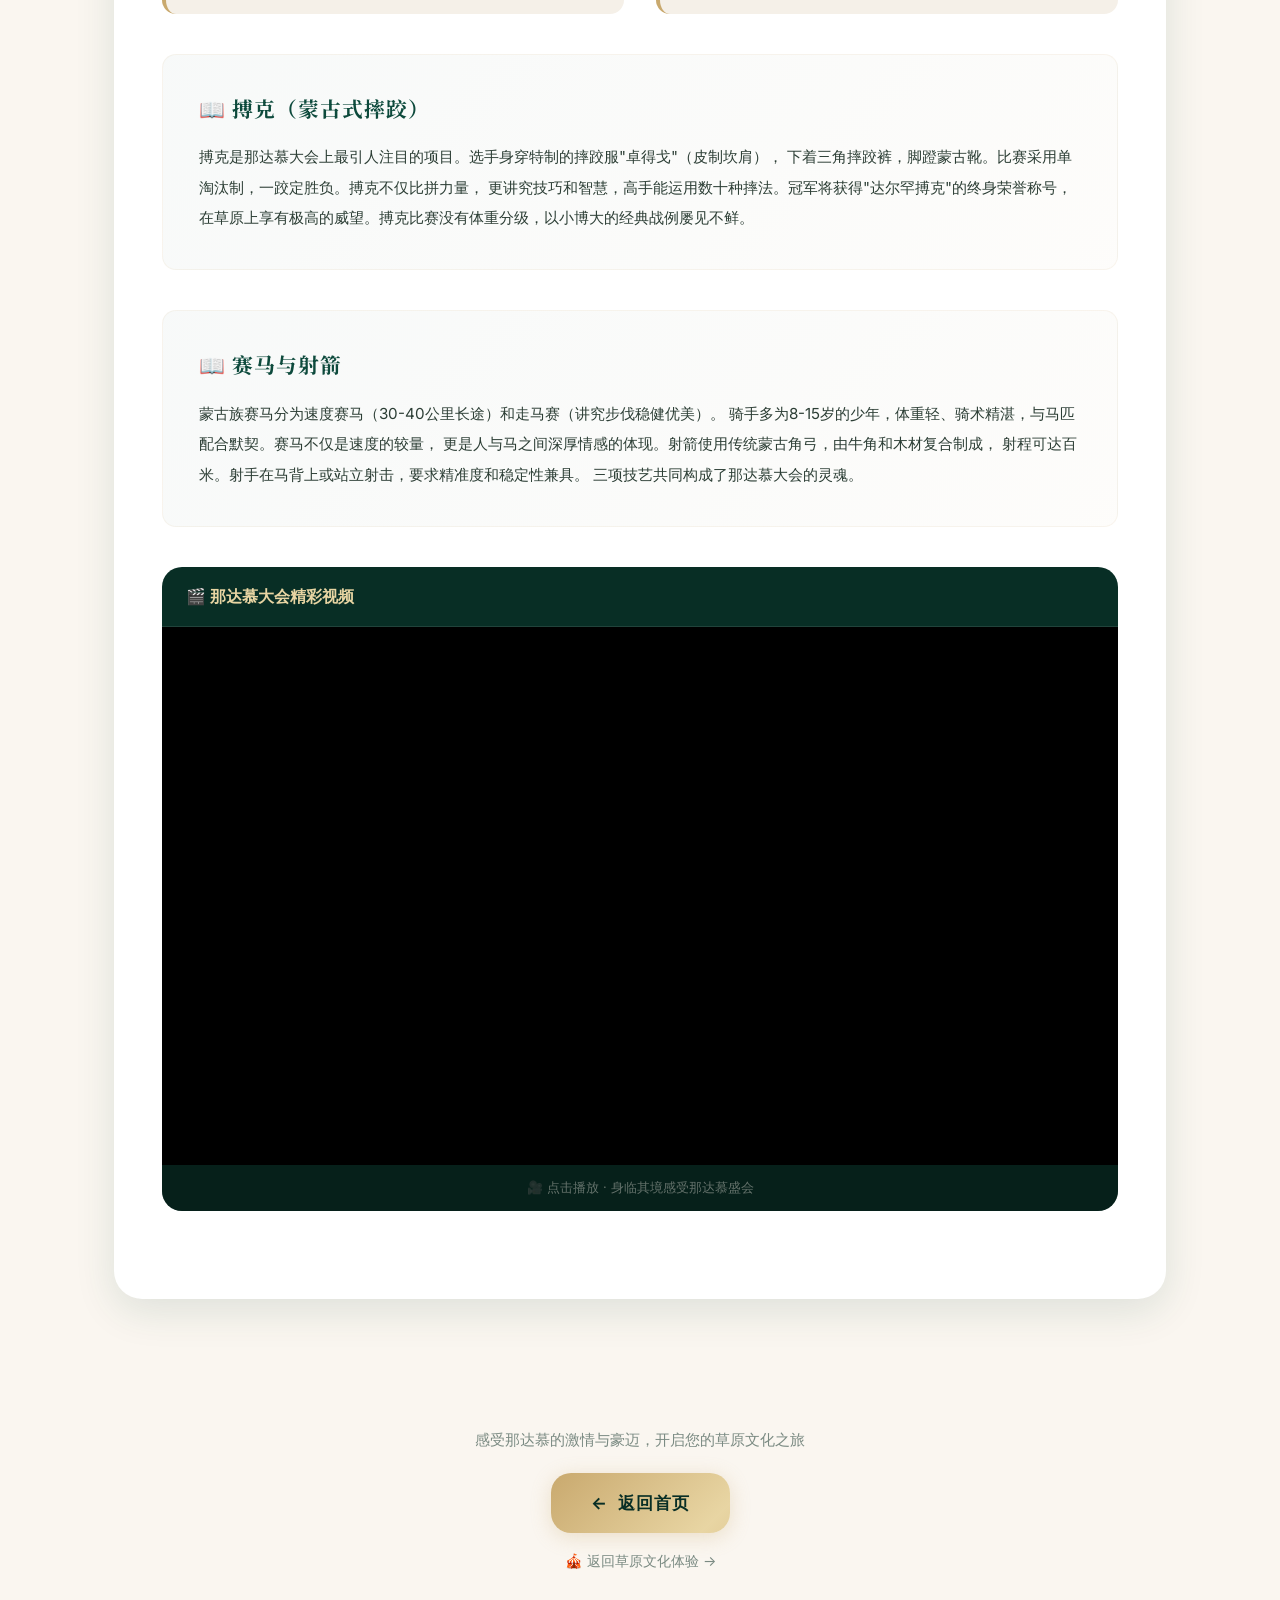
<file: nadam.html>
<!DOCTYPE html>
<html lang="zh-CN">
<head>
  <meta charset="UTF-8">
  <meta name="viewport" content="width=device-width, initial-scale=1.0">
  <meta name="description" content="那达慕大会 — 蒙古族传统体育盛会，搏克、赛马、射箭三大项目">
  <meta name="keywords" content="那达慕, 搏克, 赛马, 射箭, 蒙古族, 草原文化, 呼和浩特">
  <meta property="og:title" content="那达慕大会 · 草原文化体验">
  <meta property="og:description" content="走进蒙古族传统体育盛会，感受男儿三艺的豪迈与激情">
  <title>那达慕大会 · 草原文化体验</title>

  <link rel="preconnect" href="https://fonts.googleapis.com">
  <link rel="preconnect" href="https://fonts.gstatic.com" crossorigin>
  <link href="https://fonts.googleapis.com/css2?family=Inter:wght@300;400;500;600;700&family=Noto+Serif+SC:wght@500;600;700;900&display=swap" rel="stylesheet">
  <link rel="stylesheet" href="css/reset.css">

  <style>
    :root {
      --primary: #0d4a3c; --primary-dark: #082e25; --primary-light: #1a7a62;
      --accent: #c9a96e; --accent-light: #e8d5a3; --accent-dark: #b8914b;
      --gold-gradient: linear-gradient(135deg, #c9a96e, #e8d5a3, #c9a96e);
      --bg-dark: #082e25; --bg-ivory: #faf6f0; --bg-light: #f5f0e8;
      --text-dark: #2c3e35; --text-muted: #7a8a82;
      --shadow-lg: 0 12px 40px rgba(13,74,60,0.12);
      --radius-sm: 8px; --radius-md: 14px; --radius-lg: 20px; --radius-xl: 28px;
      --transition: all 0.35s cubic-bezier(0.4,0,0.2,1);
      --font-heading: 'Noto Serif SC','Georgia','Times New Roman',serif;
      --font-body: 'Inter',-apple-system,'PingFang SC','Microsoft YaHei',sans-serif;
    }
    * { margin: 0; padding: 0; box-sizing: border-box; }
    body { font-family: var(--font-body); color: var(--text-dark); line-height: 1.7; }

    .hero {
      min-height: 70vh; display: flex; align-items: center; justify-content: center;
      background: linear-gradient(160deg, #3d1f0a 0%, #6b3a2a 40%, #8b4513 100%);
      position: relative; overflow: hidden;
    }
    .hero::before {
      content: ""; position: absolute; inset: 0;
      background-image: radial-gradient(circle at 30% 40%, rgba(201,169,110,0.1) 0%, transparent 50%),
        radial-gradient(circle at 70% 60%, rgba(201,169,110,0.06) 0%, transparent 40%);
      pointer-events: none;
    }
    .hero-particles { position: absolute; inset: 0; overflow: hidden; pointer-events: none; }
    .hero-particles span {
      position: absolute; width: var(--s,4px); height: var(--s,4px);
      background: var(--accent); border-radius: 50%; opacity: 0.3;
      animation: float 8s ease-in-out infinite;
      animation-delay: var(--d,0s); left: var(--x,50%); top: var(--y,50%);
    }
    @keyframes float {
      0%,100% { transform: translateY(0) scale(1); opacity: 0.2; }
      50% { transform: translateY(-30px) scale(1.5); opacity: 0.5; }
    }
    .hero-content {
      position: relative; z-index: 2; text-align: center;
      padding: 40px 24px; max-width: 800px;
      opacity: 0; transform: translateY(30px);
      animation: fadeInUp 0.8s cubic-bezier(0.34,1.56,0.64,1) forwards;
    }
    @keyframes fadeInUp { to { opacity: 1; transform: translateY(0); } }
    .hero-badge {
      display: inline-block; background: rgba(201,169,110,0.15);
      border: 1px solid rgba(201,169,110,0.3); color: var(--accent);
      padding: 6px 20px; border-radius: 20px; font-size: 0.85rem;
      letter-spacing: 2px; margin-bottom: 20px; backdrop-filter: blur(8px);
    }
    .hero-icon {
      font-size: 4rem; margin-bottom: 16px;
      animation: iconBounce 2s ease-in-out infinite;
    }
    @keyframes iconBounce {
      0%,100% { transform: translateY(0); }
      50% { transform: translateY(-10px); }
    }
    .hero h1 {
      font-family: var(--font-heading); font-size: 3.2rem; font-weight: 900;
      color: var(--accent-light); margin-bottom: 12px; letter-spacing: 4px;
      text-shadow: 0 2px 20px rgba(0,0,0,0.3);
    }
    .hero-divider {
      display: flex; align-items: center; justify-content: center; gap: 16px; margin-bottom: 20px;
    }
    .hero-divider .line { width: 80px; height: 1px; background: linear-gradient(90deg, transparent, var(--accent), transparent); }
    .hero-divider .diamond { color: var(--accent); font-size: 0.8rem; }
    .hero p { color: rgba(240,235,227,0.7); font-size: 1.05rem; max-width: 600px; margin: 0 auto; line-height: 2; }

    .container { max-width: 1100px; margin: 0 auto; padding: 0 24px; }
    .main-content { padding: 80px 0; background: var(--bg-ivory); }

    .intro-block { text-align: center; margin-bottom: 56px; }
    .intro-block h2 {
      font-family: var(--font-heading); font-size: 2rem; color: var(--primary);
      margin-bottom: 16px; letter-spacing: 2px;
    }
    .intro-block h2::after {
      content: "✦"; display: block; font-size: 1rem; color: var(--accent); margin-top: 12px; letter-spacing: 8px;
    }
    .intro-block p { color: var(--text-muted); max-width: 700px; margin: 0 auto; font-size: 1rem; line-height: 2; }

    .detail-card {
      background: white; border-radius: var(--radius-xl); overflow: hidden;
      box-shadow: var(--shadow-lg); transition: var(--transition);
    }
    .detail-card:hover { transform: translateY(-4px); box-shadow: 0 25px 60px rgba(13,74,60,0.15); }
    .detail-card .banner {
      height: 340px; position: relative; overflow: hidden;
    }
    .detail-card .banner img {
      width: 100%; height: 100%; object-fit: cover;
    }
    .detail-card .banner .overlay {
      position: absolute; inset: 0;
      background: linear-gradient(to bottom, rgba(60,30,10,0.2), rgba(60,30,10,0.7));
    }
    .detail-card .banner .big-icon {
      position: absolute; top: 50%; left: 50%; transform: translate(-50%,-50%);
      font-size: 6rem; opacity: 0.15;
    }
    .image-grid {
      display: grid; grid-template-columns: repeat(3, 1fr); gap: 16px; margin-bottom: 40px;
    }
    .image-grid img {
      width: 100%; height: 180px; object-fit: cover; border-radius: var(--radius-md);
      transition: var(--transition); box-shadow: var(--shadow-lg);
    }
    .image-grid img:hover { transform: translateY(-6px); box-shadow: 0 20px 40px rgba(13,74,60,0.15); }
    .detail-body { padding: 48px; }

    .info-grid {
      display: grid; grid-template-columns: 1fr 1fr; gap: 32px; margin-bottom: 40px;
    }
    .info-box {
      background: var(--bg-light); padding: 28px; border-radius: var(--radius-md);
      border-left: 4px solid var(--accent);
    }
    .info-box h3 {
      font-family: var(--font-heading); color: var(--primary); font-size: 1.1rem;
      margin-bottom: 14px; letter-spacing: 1px;
    }
    .info-box ul { list-style: none; padding: 0; }
    .info-box ul li {
      padding: 6px 0; color: var(--text-dark); font-size: 0.9rem;
      border-bottom: 1px solid rgba(13,74,60,0.05);
      display: flex; align-items: center; gap: 8px;
    }
    .info-box ul li:last-child { border-bottom: none; }
    .info-box ul li::before { content: "◆"; color: var(--accent); font-size: 0.5rem; }

    .desc-section {
      padding: 36px; background: linear-gradient(135deg, rgba(13,74,60,0.03), rgba(201,169,110,0.03));
      border-radius: var(--radius-md); border: 1px solid rgba(201,169,110,0.1); margin-bottom: 40px;
    }
    .desc-section h3 {
      font-family: var(--font-heading); color: var(--primary); font-size: 1.3rem;
      margin-bottom: 16px; letter-spacing: 1px;
    }
    .desc-section p { color: var(--text-dark); line-height: 2; font-size: 0.95rem; }

    .video-box {
      background: var(--bg-dark); border-radius: var(--radius-lg); overflow: hidden; margin-bottom: 40px;
    }
    .video-box .video-header {
      padding: 16px 24px; border-bottom: 1px solid rgba(255,255,255,0.1);
      display: flex; justify-content: space-between; align-items: center;
    }
    .video-box .video-header span { color: var(--accent-light); font-weight: 600; }
    .video-box .video-wrapper {
      position: relative; padding-bottom: 56.25%; height: 0; background: #000;
    }
    .video-box .video-wrapper iframe {
      position: absolute; top: 0; left: 0; width: 100%; height: 100%; border: none;
    }
    .video-box .video-footer {
      padding: 12px 24px; background: rgba(0,0,0,0.3); text-align: center;
    }
    .video-box .video-footer p { color: rgba(240,235,227,0.4); font-size: 0.8rem; }

    .back-section { text-align: center; padding: 48px 0 80px; background: var(--bg-ivory); }
    .back-btn {
      display: inline-flex; align-items: center; gap: 10px;
      padding: 16px 40px; background: var(--gold-gradient); background-size: 200% 100%;
      color: var(--bg-dark); border: none; border-radius: var(--radius-lg);
      font-size: 1.05rem; font-weight: 700; cursor: pointer;
      transition: var(--transition); letter-spacing: 1px; text-decoration: none;
      box-shadow: 0 4px 20px rgba(201,169,110,0.3);
    }
    .back-btn:hover {
      background-position: right center; transform: translateY(-3px);
      box-shadow: 0 8px 30px rgba(201,169,110,0.5);
    }
    .back-link {
      display: inline-block; margin-top: 16px; color: var(--text-muted);
      font-size: 0.88rem; text-decoration: none; transition: var(--transition);
    }
    .back-link:hover { color: var(--accent-dark); }

    @media (max-width: 768px) {
      .hero h1 { font-size: 2rem; }
      .hero-icon { font-size: 3rem; }
      .info-grid { grid-template-columns: 1fr; }
      .detail-body { padding: 28px 20px; }
      .detail-card .banner { height: 220px; }
    }
  </style>
</head>
<body>

  <section class="hero">
    <div class="hero-particles">
      <span style="--x:15%;--y:20%;--d:0s;"></span>
      <span style="--x:80%;--y:30%;--d:0.8s;--s:3px;"></span>
      <span style="--x:30%;--y:70%;--d:1.6s;--s:5px;"></span>
      <span style="--x:70%;--y:60%;--d:0.4s;"></span>
      <span style="--x:50%;--y:15%;--d:2s;--s:3px;"></span>
    </div>
    <div class="hero-content">
      <div class="hero-badge">🏇 民族盛会</div>
      <div class="hero-icon">🤼</div>
      <h1>那达慕大会</h1>
      <div class="hero-divider"><span class="line"></span><span class="diamond">◆</span><span class="line"></span></div>
      <p>搏克（摔跤）、赛马、射箭——男儿三艺，<br>这是蒙古族最盛大的传统体育盛会，已被列入国家级非物质文化遗产。</p>
    </div>
  </section>

  <section class="main-content">
    <div class="container">

      <div class="intro-block">
        <h2>草原上的奥林匹克</h2>
        <p>"那达慕"蒙古语意为"娱乐"或"游戏"，每年水草丰美的7-8月，草原上都会举办规模不等的盛会。这是体验蒙古族豪迈精神的最佳时机。</p>
      </div>

      <div class="detail-card">
        <div class="banner">
          <img src="images/nadam.png" alt="那达慕大会">
          <div class="overlay"></div>
          <div class="big-icon">🤼</div>
        </div>
        <div class="detail-body">

          <div class="info-grid">
            <div class="info-box">
              <h3>📌 基本介绍</h3>
              <ul>
                <li>那达慕：蒙古族传统体育盛会</li>
                <li>时间：每年7-8月水草丰美之际</li>
                <li>已列入国家级非物质文化遗产</li>
                <li>包含男儿三艺：摔跤、赛马、射箭</li>
                <li>还有歌舞表演、商贸交流等活动</li>
              </ul>
            </div>
            <div class="info-box">
              <h3>⭐ 男儿三艺</h3>
              <ul>
                <li>搏克：蒙古式摔跤，冠军称"达尔罕搏克"</li>
                <li>赛马：速度赛马和走马赛，骑手多为少年</li>
                <li>射箭：使用传统蒙古角弓，射程可达百米</li>
                <li>三艺缺一不可，考验综合素质</li>
                <li>优胜者备受尊敬，享有崇高荣誉</li>
              </ul>
            </div>
          </div>

          <div class="desc-section">
            <h3>📖 搏克（蒙古式摔跤）</h3>
            <p>
              搏克是那达慕大会上最引人注目的项目。选手身穿特制的摔跤服"卓得戈"（皮制坎肩），
              下着三角摔跤裤，脚蹬蒙古靴。比赛采用单淘汰制，一跤定胜负。搏克不仅比拼力量，
              更讲究技巧和智慧，高手能运用数十种摔法。冠军将获得"达尔罕搏克"的终身荣誉称号，
              在草原上享有极高的威望。搏克比赛没有体重分级，以小博大的经典战例屡见不鲜。
            </p>
          </div>

          <div class="desc-section">
            <h3>📖 赛马与射箭</h3>
            <p>
              蒙古族赛马分为速度赛马（30-40公里长途）和走马赛（讲究步伐稳健优美）。
              骑手多为8-15岁的少年，体重轻、骑术精湛，与马匹配合默契。赛马不仅是速度的较量，
              更是人与马之间深厚情感的体现。射箭使用传统蒙古角弓，由牛角和木材复合制成，
              射程可达百米。射手在马背上或站立射击，要求精准度和稳定性兼具。
              三项技艺共同构成了那达慕大会的灵魂。
            </p>
          </div>

          <div class="video-box">
            <div class="video-header">
              <span>🎬 那达慕大会精彩视频</span>
            </div>
            <div class="video-wrapper">
              <iframe
                src="https://player.bilibili.com/player.html?isOutside=true&aid=271833236&bvid=BV1Hc411V7tB&cid=1150093864&p=1&autoplay=0"
                allowfullscreen
                referrerpolicy="no-referrer-when-downgrade"
                title="内蒙古那达慕大会精彩视频"
                allow="accelerometer; clipboard-write; encrypted-media; gyroscope; picture-in-picture"
              ></iframe>
            </div>
            <div class="video-footer">
              <p>🎥 点击播放 · 身临其境感受那达慕盛会</p>
            </div>
          </div>

        </div>
      </div>
    </div>
  </section>

  <section class="back-section">
    <div class="container">
      <p style="color:var(--text-muted);margin-bottom:20px;font-size:0.95rem;">
        感受那达慕的激情与豪迈，开启您的草原文化之旅
      </p>
      <a href="index.html" class="back-btn"><span>←</span> 返回首页</a>
      <br>
      <a href="index.html#culture" class="back-link">🎪 返回草原文化体验 →</a>
    </div>
  </section>

  <script>
    document.addEventListener('DOMContentLoaded', () => {
      const cards = document.querySelectorAll('.detail-card');
      if (cards.length && 'IntersectionObserver' in window) {
        const observer = new IntersectionObserver((entries) => {
          entries.forEach(entry => {
            if (entry.isIntersecting) {
              entry.target.style.opacity = '1';
              entry.target.style.transform = 'translateY(0)';
              observer.unobserve(entry.target);
            }
          });
        }, { threshold: 0.1 });
        cards.forEach(card => {
          card.style.opacity = '0';
          card.style.transform = 'translateY(40px)';
          card.style.transition = 'all 0.6s cubic-bezier(0.34,1.56,0.64,1)';
          observer.observe(card);
        });
      }
    });
  </script>
</body>
</html>
</file>
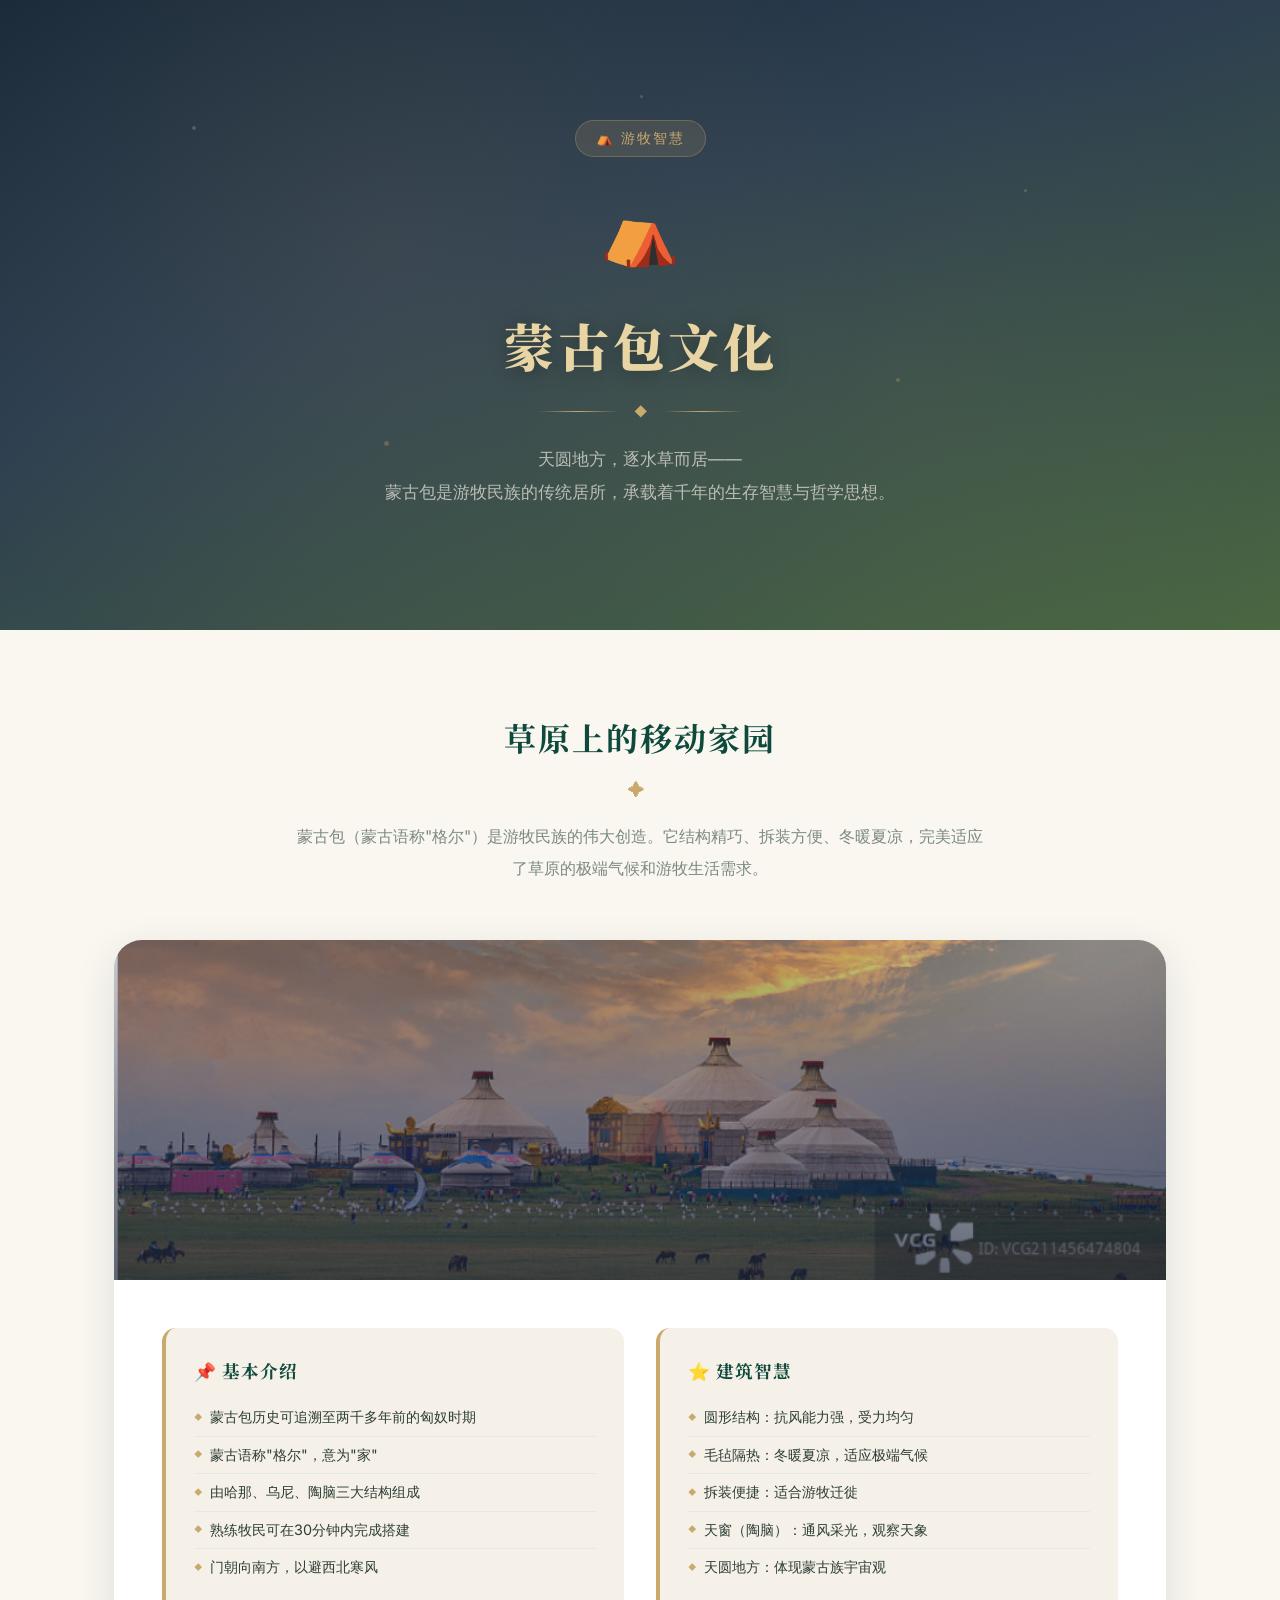
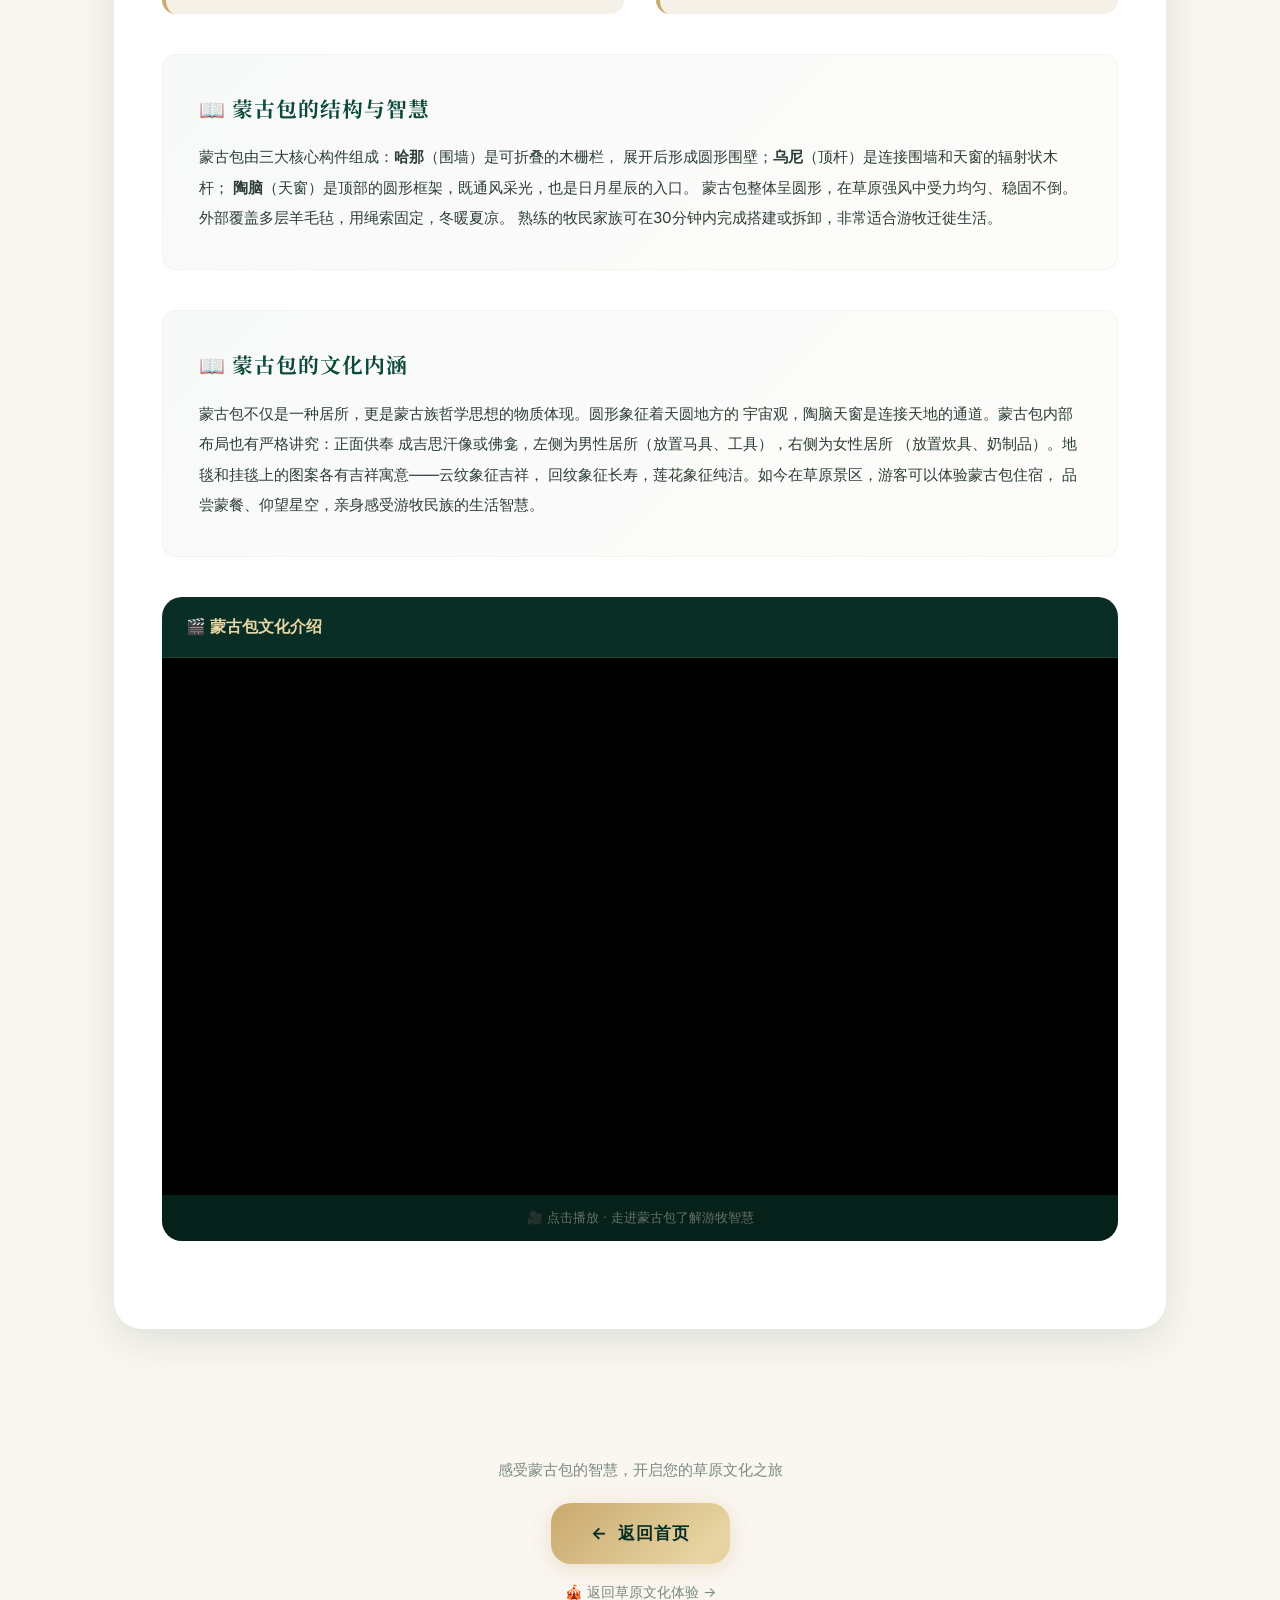
<file: yurt.html>
<!DOCTYPE html>
<html lang="zh-CN">
<head>
  <meta charset="UTF-8">
  <meta name="viewport" content="width=device-width, initial-scale=1.0">
  <meta name="description" content="蒙古包文化 — 游牧民族的传统居所，天圆地方的建筑智慧">
  <meta name="keywords" content="蒙古包, 游牧民族, 毡帐, 草原文化, 呼和浩特, 内蒙古">
  <meta property="og:title" content="蒙古包文化 · 草原文化体验">
  <meta property="og:description" content="走进蒙古包，了解游牧民族逐水草而居的生活智慧与天圆地方的建筑哲学">
  <title>蒙古包文化 · 草原文化体验</title>

  <link rel="preconnect" href="https://fonts.googleapis.com">
  <link rel="preconnect" href="https://fonts.gstatic.com" crossorigin>
  <link href="https://fonts.googleapis.com/css2?family=Inter:wght@300;400;500;600;700&family=Noto+Serif+SC:wght@500;600;700;900&display=swap" rel="stylesheet">
  <link rel="stylesheet" href="css/reset.css">

  <style>
    :root {
      --primary: #0d4a3c; --primary-dark: #082e25; --primary-light: #1a7a62;
      --accent: #c9a96e; --accent-light: #e8d5a3; --accent-dark: #b8914b;
      --gold-gradient: linear-gradient(135deg, #c9a96e, #e8d5a3, #c9a96e);
      --bg-dark: #082e25; --bg-ivory: #faf6f0; --bg-light: #f5f0e8;
      --text-dark: #2c3e35; --text-muted: #7a8a82;
      --shadow-lg: 0 12px 40px rgba(13,74,60,0.12);
      --radius-sm: 8px; --radius-md: 14px; --radius-lg: 20px; --radius-xl: 28px;
      --transition: all 0.35s cubic-bezier(0.4,0,0.2,1);
      --font-heading: 'Noto Serif SC','Georgia','Times New Roman',serif;
      --font-body: 'Inter',-apple-system,'PingFang SC','Microsoft YaHei',sans-serif;
    }
    * { margin: 0; padding: 0; box-sizing: border-box; }
    body { font-family: var(--font-body); color: var(--text-dark); line-height: 1.7; }

    .hero {
      min-height: 70vh; display: flex; align-items: center; justify-content: center;
      background: linear-gradient(160deg, #1a2a3a 0%, #2c3e50 40%, #4a6741 100%);
      position: relative; overflow: hidden;
    }
    .hero::before {
      content: ""; position: absolute; inset: 0;
      background-image: radial-gradient(circle at 30% 40%, rgba(201,169,110,0.1) 0%, transparent 50%),
        radial-gradient(circle at 70% 60%, rgba(201,169,110,0.06) 0%, transparent 40%);
      pointer-events: none;
    }
    .hero-particles { position: absolute; inset: 0; overflow: hidden; pointer-events: none; }
    .hero-particles span {
      position: absolute; width: var(--s,4px); height: var(--s,4px);
      background: var(--accent); border-radius: 50%; opacity: 0.3;
      animation: float 8s ease-in-out infinite;
      animation-delay: var(--d,0s); left: var(--x,50%); top: var(--y,50%);
    }
    @keyframes float {
      0%,100% { transform: translateY(0) scale(1); opacity: 0.2; }
      50% { transform: translateY(-30px) scale(1.5); opacity: 0.5; }
    }
    .hero-content {
      position: relative; z-index: 2; text-align: center;
      padding: 40px 24px; max-width: 800px;
      opacity: 0; transform: translateY(30px);
      animation: fadeInUp 0.8s cubic-bezier(0.34,1.56,0.64,1) forwards;
    }
    @keyframes fadeInUp { to { opacity: 1; transform: translateY(0); } }
    .hero-badge {
      display: inline-block; background: rgba(201,169,110,0.15);
      border: 1px solid rgba(201,169,110,0.3); color: var(--accent);
      padding: 6px 20px; border-radius: 20px; font-size: 0.85rem;
      letter-spacing: 2px; margin-bottom: 20px; backdrop-filter: blur(8px);
    }
    .hero-icon {
      font-size: 4rem; margin-bottom: 16px;
      animation: iconBounce 2s ease-in-out infinite;
    }
    @keyframes iconBounce {
      0%,100% { transform: translateY(0); }
      50% { transform: translateY(-10px); }
    }
    .hero h1 {
      font-family: var(--font-heading); font-size: 3.2rem; font-weight: 900;
      color: var(--accent-light); margin-bottom: 12px; letter-spacing: 4px;
      text-shadow: 0 2px 20px rgba(0,0,0,0.3);
    }
    .hero-divider {
      display: flex; align-items: center; justify-content: center; gap: 16px; margin-bottom: 20px;
    }
    .hero-divider .line { width: 80px; height: 1px; background: linear-gradient(90deg, transparent, var(--accent), transparent); }
    .hero-divider .diamond { color: var(--accent); font-size: 0.8rem; }
    .hero p { color: rgba(240,235,227,0.7); font-size: 1.05rem; max-width: 600px; margin: 0 auto; line-height: 2; }

    .container { max-width: 1100px; margin: 0 auto; padding: 0 24px; }
    .main-content { padding: 80px 0; background: var(--bg-ivory); }

    .intro-block { text-align: center; margin-bottom: 56px; }
    .intro-block h2 {
      font-family: var(--font-heading); font-size: 2rem; color: var(--primary);
      margin-bottom: 16px; letter-spacing: 2px;
    }
    .intro-block h2::after {
      content: "✦"; display: block; font-size: 1rem; color: var(--accent); margin-top: 12px; letter-spacing: 8px;
    }
    .intro-block p { color: var(--text-muted); max-width: 700px; margin: 0 auto; font-size: 1rem; line-height: 2; }

    .detail-card {
      background: white; border-radius: var(--radius-xl); overflow: hidden;
      box-shadow: var(--shadow-lg); transition: var(--transition);
    }
    .detail-card:hover { transform: translateY(-4px); box-shadow: 0 25px 60px rgba(13,74,60,0.15); }
    .detail-card .banner {
      height: 340px; position: relative; overflow: hidden;
    }
    .detail-card .banner img {
      width: 100%; height: 100%; object-fit: cover;
    }
    .detail-card .banner .overlay {
      position: absolute; inset: 0;
      background: linear-gradient(to bottom, rgba(30,40,60,0.2), rgba(30,40,60,0.7));
    }
    .detail-card .banner .big-icon {
      position: absolute; top: 50%; left: 50%; transform: translate(-50%,-50%);
      font-size: 6rem; opacity: 0.15;
    }
    .image-grid {
      display: grid; grid-template-columns: repeat(3, 1fr); gap: 16px; margin-bottom: 40px;
    }
    .image-grid img {
      width: 100%; height: 180px; object-fit: cover; border-radius: var(--radius-md);
      transition: var(--transition); box-shadow: var(--shadow-lg);
    }
    .image-grid img:hover { transform: translateY(-6px); box-shadow: 0 20px 40px rgba(13,74,60,0.15); }
    .detail-body { padding: 48px; }

    .info-grid {
      display: grid; grid-template-columns: 1fr 1fr; gap: 32px; margin-bottom: 40px;
    }
    .info-box {
      background: var(--bg-light); padding: 28px; border-radius: var(--radius-md);
      border-left: 4px solid var(--accent);
    }
    .info-box h3 {
      font-family: var(--font-heading); color: var(--primary); font-size: 1.1rem;
      margin-bottom: 14px; letter-spacing: 1px;
    }
    .info-box ul { list-style: none; padding: 0; }
    .info-box ul li {
      padding: 6px 0; color: var(--text-dark); font-size: 0.9rem;
      border-bottom: 1px solid rgba(13,74,60,0.05);
      display: flex; align-items: center; gap: 8px;
    }
    .info-box ul li:last-child { border-bottom: none; }
    .info-box ul li::before { content: "◆"; color: var(--accent); font-size: 0.5rem; }

    .desc-section {
      padding: 36px; background: linear-gradient(135deg, rgba(13,74,60,0.03), rgba(201,169,110,0.03));
      border-radius: var(--radius-md); border: 1px solid rgba(201,169,110,0.1); margin-bottom: 40px;
    }
    .desc-section h3 {
      font-family: var(--font-heading); color: var(--primary); font-size: 1.3rem;
      margin-bottom: 16px; letter-spacing: 1px;
    }
    .desc-section p { color: var(--text-dark); line-height: 2; font-size: 0.95rem; }

    .video-box {
      background: var(--bg-dark); border-radius: var(--radius-lg); overflow: hidden; margin-bottom: 40px;
    }
    .video-box .video-header {
      padding: 16px 24px; border-bottom: 1px solid rgba(255,255,255,0.1);
      display: flex; justify-content: space-between; align-items: center;
    }
    .video-box .video-header span { color: var(--accent-light); font-weight: 600; }
    .video-box .video-wrapper {
      position: relative; padding-bottom: 56.25%; height: 0; background: #000;
    }
    .video-box .video-wrapper iframe {
      position: absolute; top: 0; left: 0; width: 100%; height: 100%; border: none;
    }
    .video-box .video-footer {
      padding: 12px 24px; background: rgba(0,0,0,0.3); text-align: center;
    }
    .video-box .video-footer p { color: rgba(240,235,227,0.4); font-size: 0.8rem; }

    .back-section { text-align: center; padding: 48px 0 80px; background: var(--bg-ivory); }
    .back-btn {
      display: inline-flex; align-items: center; gap: 10px;
      padding: 16px 40px; background: var(--gold-gradient); background-size: 200% 100%;
      color: var(--bg-dark); border: none; border-radius: var(--radius-lg);
      font-size: 1.05rem; font-weight: 700; cursor: pointer;
      transition: var(--transition); letter-spacing: 1px; text-decoration: none;
      box-shadow: 0 4px 20px rgba(201,169,110,0.3);
    }
    .back-btn:hover {
      background-position: right center; transform: translateY(-3px);
      box-shadow: 0 8px 30px rgba(201,169,110,0.5);
    }
    .back-link {
      display: inline-block; margin-top: 16px; color: var(--text-muted);
      font-size: 0.88rem; text-decoration: none; transition: var(--transition);
    }
    .back-link:hover { color: var(--accent-dark); }

    @media (max-width: 768px) {
      .hero h1 { font-size: 2rem; }
      .hero-icon { font-size: 3rem; }
      .info-grid { grid-template-columns: 1fr; }
      .detail-body { padding: 28px 20px; }
      .detail-card .banner { height: 220px; }
    }
  </style>
</head>
<body>

  <section class="hero">
    <div class="hero-particles">
      <span style="--x:15%;--y:20%;--d:0s;"></span>
      <span style="--x:80%;--y:30%;--d:0.8s;--s:3px;"></span>
      <span style="--x:30%;--y:70%;--d:1.6s;--s:5px;"></span>
      <span style="--x:70%;--y:60%;--d:0.4s;"></span>
      <span style="--x:50%;--y:15%;--d:2s;--s:3px;"></span>
    </div>
    <div class="hero-content">
      <div class="hero-badge">⛺ 游牧智慧</div>
      <div class="hero-icon">⛺</div>
      <h1>蒙古包文化</h1>
      <div class="hero-divider"><span class="line"></span><span class="diamond">◆</span><span class="line"></span></div>
      <p>天圆地方，逐水草而居——<br>蒙古包是游牧民族的传统居所，承载着千年的生存智慧与哲学思想。</p>
    </div>
  </section>

  <section class="main-content">
    <div class="container">

      <div class="intro-block">
        <h2>草原上的移动家园</h2>
        <p>蒙古包（蒙古语称"格尔"）是游牧民族的伟大创造。它结构精巧、拆装方便、冬暖夏凉，完美适应了草原的极端气候和游牧生活需求。</p>
      </div>

      <div class="detail-card">
        <div class="banner">
          <img src="images/yurt.png" alt="蒙古包">
          <div class="overlay"></div>
          <div class="big-icon">⛺</div>
        </div>
        <div class="detail-body">
          <div class="info-grid">
            <div class="info-box">
              <h3>📌 基本介绍</h3>
              <ul>
                <li>蒙古包历史可追溯至两千多年前的匈奴时期</li>
                <li>蒙古语称"格尔"，意为"家"</li>
                <li>由哈那、乌尼、陶脑三大结构组成</li>
                <li>熟练牧民可在30分钟内完成搭建</li>
                <li>门朝向南方，以避西北寒风</li>
              </ul>
            </div>
            <div class="info-box">
              <h3>⭐ 建筑智慧</h3>
              <ul>
                <li>圆形结构：抗风能力强，受力均匀</li>
                <li>毛毡隔热：冬暖夏凉，适应极端气候</li>
                <li>拆装便捷：适合游牧迁徙</li>
                <li>天窗（陶脑）：通风采光，观察天象</li>
                <li>天圆地方：体现蒙古族宇宙观</li>
              </ul>
            </div>
          </div>

          <div class="desc-section">
            <h3>📖 蒙古包的结构与智慧</h3>
            <p>
              蒙古包由三大核心构件组成：<strong>哈那</strong>（围墙）是可折叠的木栅栏，
              展开后形成圆形围壁；<strong>乌尼</strong>（顶杆）是连接围墙和天窗的辐射状木杆；
              <strong>陶脑</strong>（天窗）是顶部的圆形框架，既通风采光，也是日月星辰的入口。
              蒙古包整体呈圆形，在草原强风中受力均匀、稳固不倒。
              外部覆盖多层羊毛毡，用绳索固定，冬暖夏凉。
              熟练的牧民家族可在30分钟内完成搭建或拆卸，非常适合游牧迁徙生活。
            </p>
          </div>

          <div class="desc-section">
            <h3>📖 蒙古包的文化内涵</h3>
            <p>
              蒙古包不仅是一种居所，更是蒙古族哲学思想的物质体现。圆形象征着天圆地方的
              宇宙观，陶脑天窗是连接天地的通道。蒙古包内部布局也有严格讲究：正面供奉
              成吉思汗像或佛龛，左侧为男性居所（放置马具、工具），右侧为女性居所
              （放置炊具、奶制品）。地毯和挂毯上的图案各有吉祥寓意——云纹象征吉祥，
              回纹象征长寿，莲花象征纯洁。如今在草原景区，游客可以体验蒙古包住宿，
              品尝蒙餐、仰望星空，亲身感受游牧民族的生活智慧。
            </p>
          </div>

          <div class="video-box">
            <div class="video-header">
              <span>🎬 蒙古包文化介绍</span>
            </div>
            <div class="video-wrapper">
              <iframe
                src="https://player.bilibili.com/player.html?isOutside=true&aid=757134730&bvid=BV1364y1D7tU&cid=310534393&p=1&autoplay=0"
                allowfullscreen
                referrerpolicy="no-referrer-when-downgrade"
                title="蒙古包文化介绍"
                allow="accelerometer; clipboard-write; encrypted-media; gyroscope; picture-in-picture"
              ></iframe>
            </div>
            <div class="video-footer">
              <p>🎥 点击播放 · 走进蒙古包了解游牧智慧</p>
            </div>
          </div>

        </div>
      </div>
    </div>
  </section>

  <section class="back-section">
    <div class="container">
      <p style="color:var(--text-muted);margin-bottom:20px;font-size:0.95rem;">
        感受蒙古包的智慧，开启您的草原文化之旅
      </p>
      <a href="index.html" class="back-btn"><span>←</span> 返回首页</a>
      <br>
      <a href="index.html#culture" class="back-link">🎪 返回草原文化体验 →</a>
    </div>
  </section>

  <script>
    document.addEventListener('DOMContentLoaded', () => {
      const cards = document.querySelectorAll('.detail-card');
      if (cards.length && 'IntersectionObserver' in window) {
        const observer = new IntersectionObserver((entries) => {
          entries.forEach(entry => {
            if (entry.isIntersecting) {
              entry.target.style.opacity = '1';
              entry.target.style.transform = 'translateY(0)';
              observer.unobserve(entry.target);
            }
          });
        }, { threshold: 0.1 });
        cards.forEach(card => {
          card.style.opacity = '0';
          card.style.transform = 'translateY(40px)';
          card.style.transition = 'all 0.6s cubic-bezier(0.34,1.56,0.64,1)';
          observer.observe(card);
        });
      }
    });
  </script>
</body>
</html>
</file>
